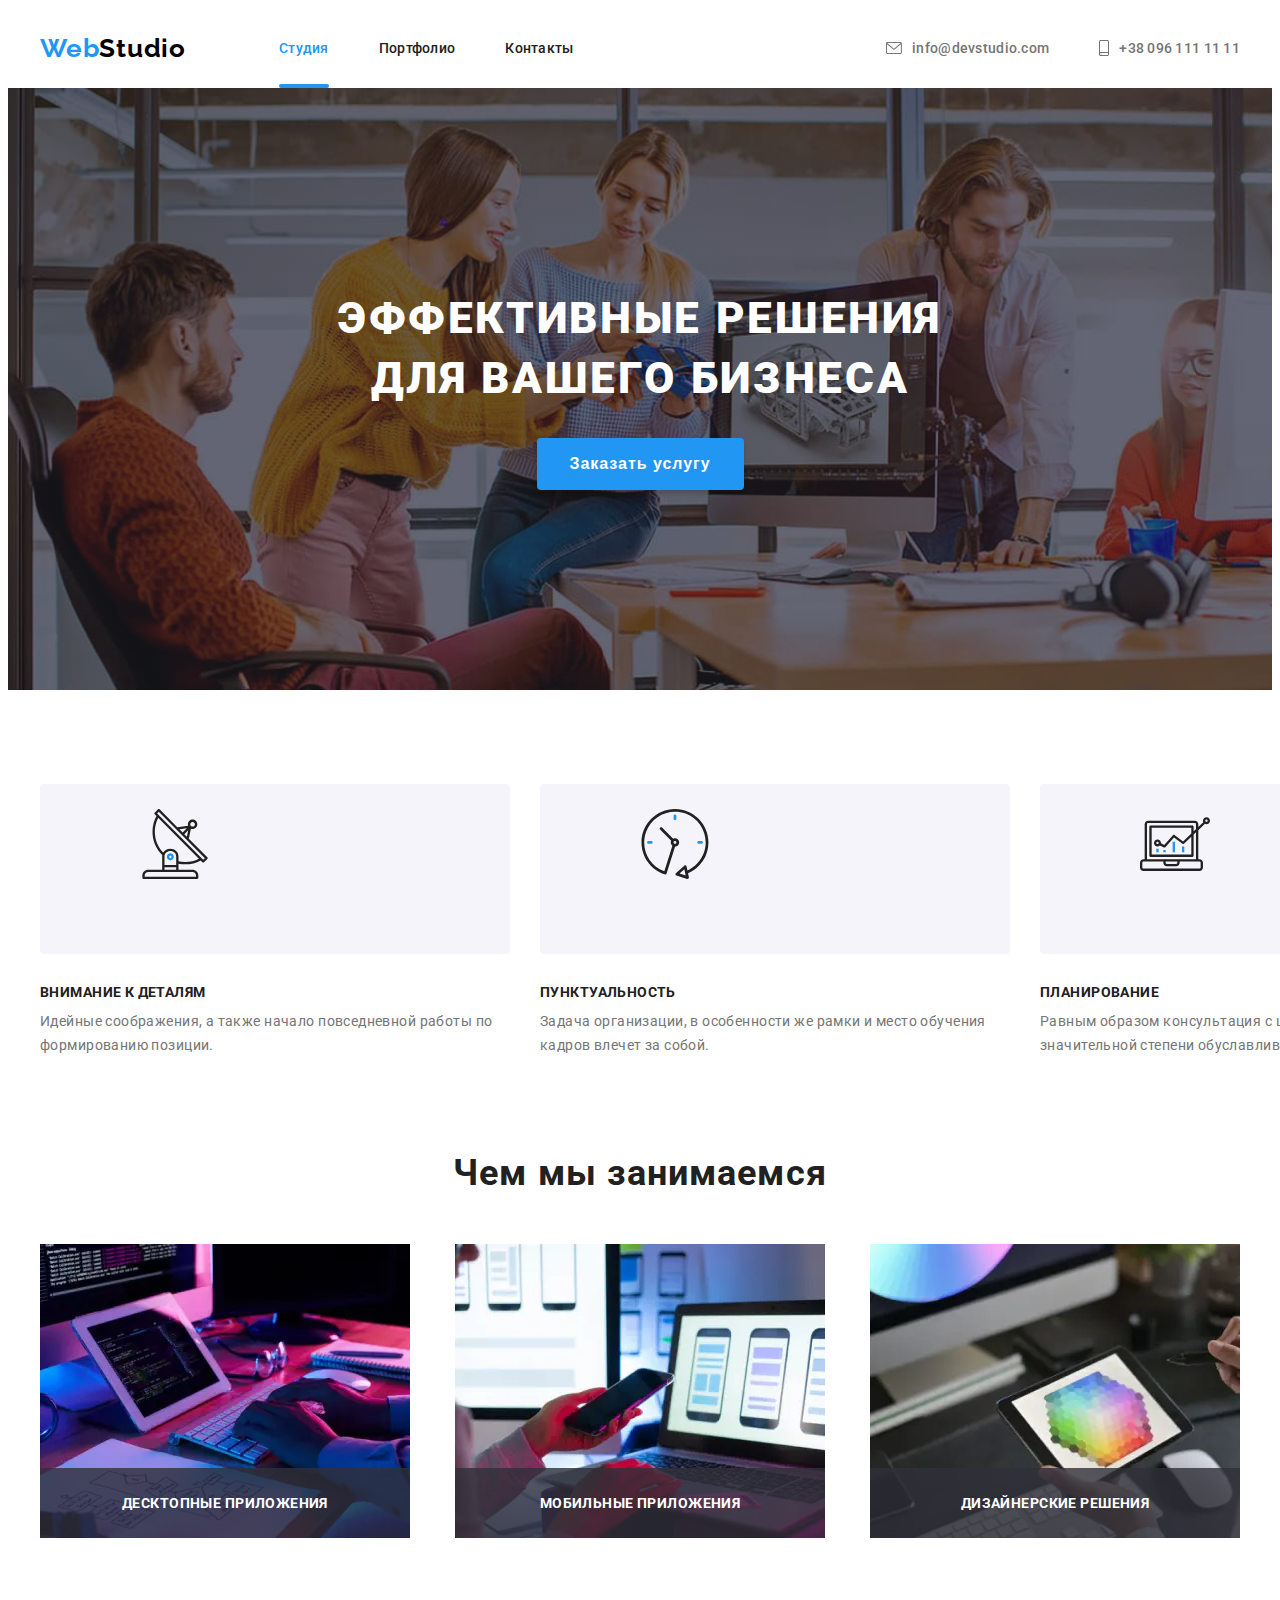
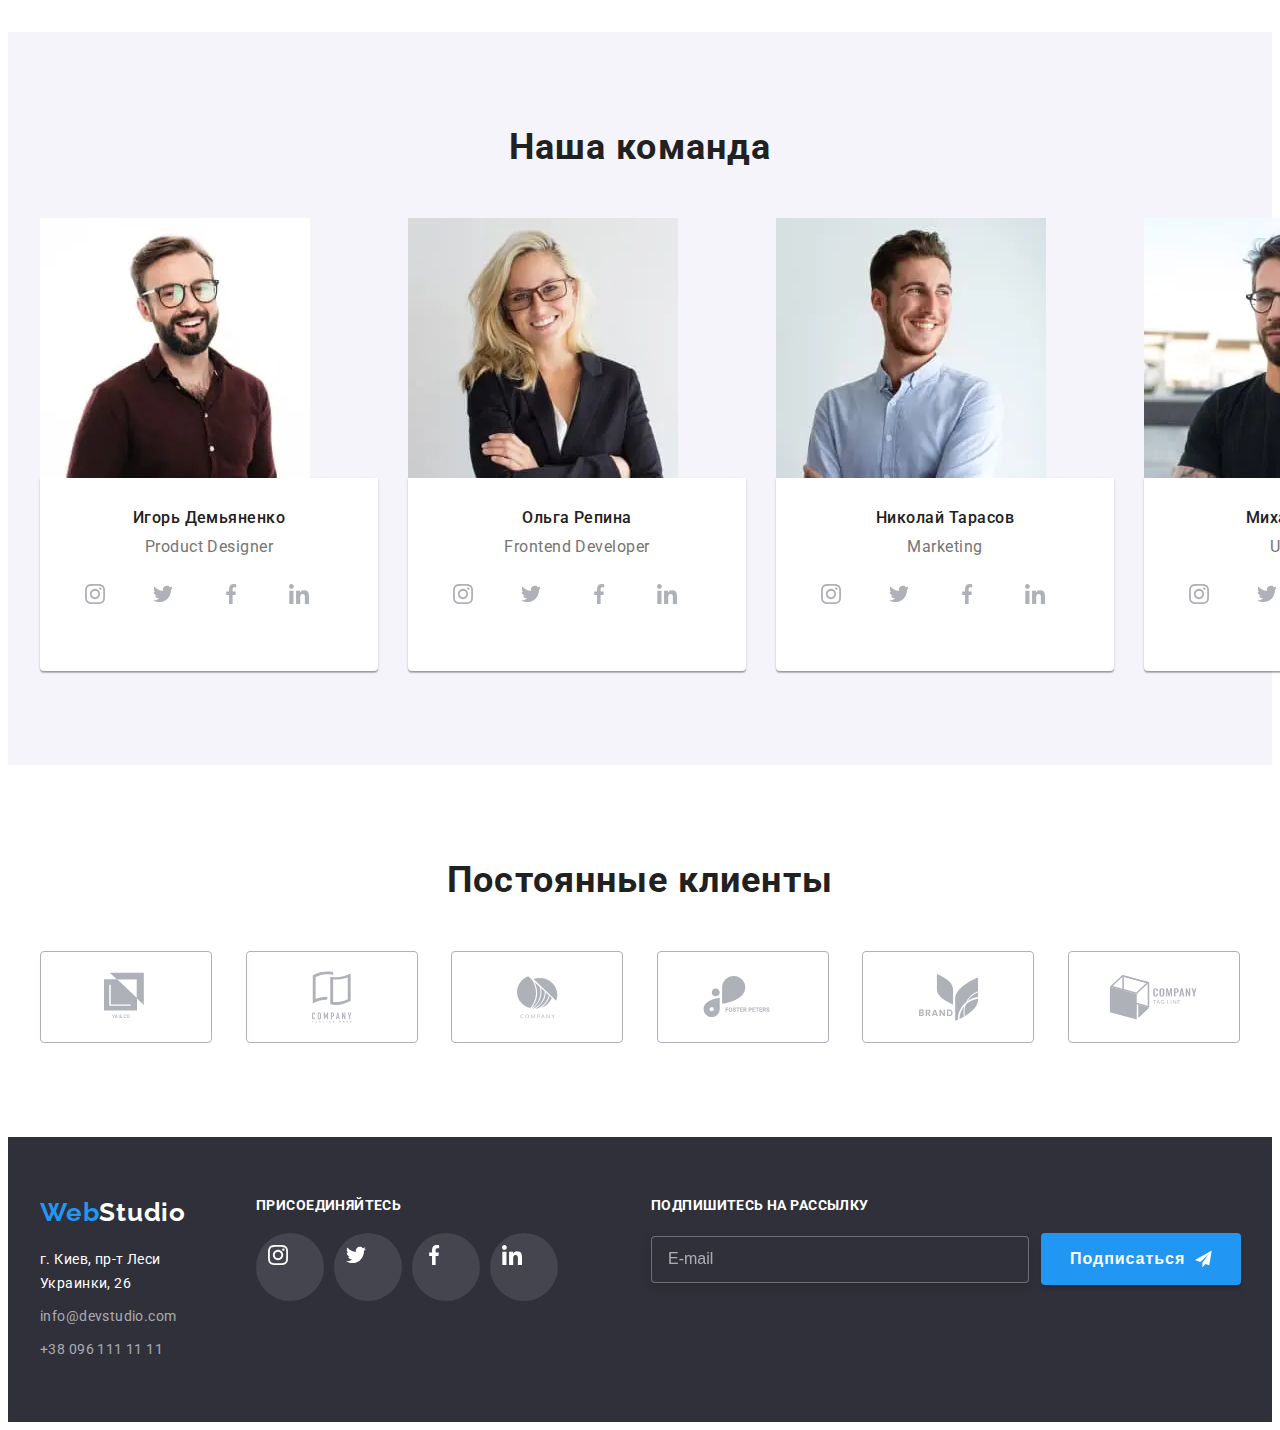
<file: index.html>
<!DOCTYPE html>
<html lang="ru">
  <head>
    <meta charset="UTF-8" />
    <meta name="viewport" content="width=device-width, initial-scale=1.0" />
    <title>WebStudio</title>
    <link rel="preconnect" href="https://fonts.gstatic.com" />
    <link
      href="https://fonts.googleapis.com/css2?family=Raleway:wght@700&family=Roboto:wght@400;500;700;900&display=swap"
      rel="stylesheet"
    />
    <link
      rel="stylesheet"
      href="https://cdnjs.cloudflare.com/ajax/libs/modern-normalize/1.0.0/modern-normalize.min.css"
      integrity="sha512-ISS7cAi1PEhQ8jnbJpJZMd29NlhNj4AWYyLOSp2CE/CsHxTCu+r+t0D2yoJudVrd0/8fTVPUVDzY5Tvli75u/g=="
      crossorigin="anonymous"
    />
    <link rel="stylesheet" href="./css/main.min.css" />
  </head>
  <body>
    <!-- Шапка сайта -->
    <header class="header">
      <div class="container">
        <nav class="site-nav">
          <a href="index.html" lang="en" class="logo"><span>Web</span>Studio</a>
          <button 
          type="button" 
          class="menu-button" 
          aria-expanded="false" 
          aria-controls="menu-container"
          data-menu-button>
              <svg
              width="40"
              height="40"
              aria-label="Переключатель мобильного меню"
            >
              <use class="icon-cross" href="./images/sprite.svg#cross"></use>
              <use class="icon-menu" href="./images/sprite.svg#menu"></use>
            </svg>

          </button>

          <div class="wrapper-mobile-menu" id="menu-container" data-menu>
            <ul class="site-nav-list">
            <li class="site-nav-list-item">
              <a href="index.html" class="site-nav-link current">Студия</a>
            </li>
            <li class="site-nav-list-item">
              <a href="portfolio.html" class="site-nav-link">Портфолио</a>
            </li>
            <li class="site-nav-list-item">
              <a href="" class="site-nav-link">Контакты</a>
            </li>
          </ul>
          <ul class="contact-list">
          <li class="contact-list-submenu">
           <a href="mailto:info@devstudio.com" class="contact-link mail"
              >
               <svg class="icon-contact-list" width="16" height="12">
                <use href="./images/sprite.svg#icon-envelope"></use>
              </svg>
                info@devstudio.com</a>
          </li>
          <li class="contact-list-submenu">
            <a href="tel:+380961111111" class="contact-link phone"
              >
              <svg class="icon-contact-list" width="10" height="16">
                <use href="./images/sprite.svg#icon-smartphone"></use>
              </svg>
              +38 096 111 11 11</a
            >
          </li>
        </ul>

<ul class="mobile-social-list">
  <li class="mobile-social-item"><a href="" class="mobile-social-link">Instagram</a></li>
  <li class="mobile-social-item"><a href="" class="mobile-social-link">Twitter</a></li>
  <li class="mobile-social-item"><a href="" class="mobile-social-link">Facebook</a></li>
  <li class="mobile-social-item"><a href="" class="mobile-social-link">LinkedIn</a></li>
</ul>
        
          </div> 
        </nav>
      </div>
    </header>
    <main>
      <!-- Герой -->
      <section class="hero">
        <div class="container">
          <h1 class="hero-title">
            Эффективные решения <br />
            для вашего бизнеса
          </h1>
          <button type="button" class="modal-button" data-modal-open>
            Заказать услугу
          </button>
        </div>
      </section>
      <!-- Преимущества -->
      <section class="advantages section-container">
        <div class="container">
          <h2 class="visually-hidden">Преимущества</h2>
          <ul class="advantages-list">
            <li class="advantages-list-item">
              <div class="icon-advantages-container">
                <svg class="icon-advantages" width="70" height="70">
                  <use href="./images/sprite.svg#icon-antenna-1"></use>
                </svg>
              </div>
              <h3 class="advantages-title">Внимание к деталям</h3>
              <p class="advantages-text">
                Идейные соображения, а также начало повседневной работы по
                формированию позиции.
              </p>
            </li>
            <li class="advantages-list-item">
              <div class="icon-advantages-container">
                <svg class="icon-advantages" width="70" height="70">
                  <use href="./images/sprite.svg#icon-clock-1"></use>
                </svg>
              </div>
              <h3 class="advantages-title">Пунктуальность</h3>
              <p class="advantages-text">
                Задача организации, в особенности же рамки и место обучения
                кадров влечет за собой.
              </p>
            </li>
            <li class="advantages-list-item">
              <div class="icon-advantages-container">
                <svg class="icon-advantages" width="70" height="70">
                  <use href="./images/sprite.svg#icon-diagram-1"></use>
                </svg>
              </div>
              <h3 class="advantages-title">Планирование</h3>
              <p class="advantages-text">
                Равным образом консультация с широким активом в значительной
                степени обуславливает
              </p>
            </li>
            <li class="advantages-list-item">
              <div class="icon-advantages-container">
                <svg class="icon-advantages" width="70" height="70">
                  <use href="./images/sprite.svg#icon-astronaut-1"></use>
                </svg>
              </div>
              <h3 class="advantages-title">Современные технологии</h3>
              <p class="advantages-text">
                Значимость этих проблем настолько очевидна, что реализация
                плановых заданий.
              </p>
            </li>
          </ul>
        </div>
      </section>
      <!-- Чем мы занимаемся -->
      <section class="works">
        <div class="container">
          <h2 class="woks-title section-title">Чем мы занимаемся</h2>
          <ul class="woks-title-list">
            <li class="works-link">
              <picture>
                <source srcset="./images/what-are-we-doing/what-are-we-doing-1.webp 1x, ./images/what-are-we-doing/what-are-we-doing-1-@2x.webp 2x" media="(min-width: 1200px)" type="image/webp">
                <source srcset="./images/what-are-we-doing/what-are-we-doing-1.jpg 1x, ./images/what-are-we-doing/what-are-we-doing-1-@2x.jpg 2x" media="(min-width: 1200px)"> 
                <img               
                src="./images/what-are-we-doing/what-are-we-doing-1.jpg"
                alt="Сотрудник набирает на клавиатуре текст"
                width="370"
                height="294"
              />
              </picture>
               <div class="text-works-box">
                <p class="text-works">Десктопные приложения</p>
              </div>
            </li>
            <li class="works-link">
              <picture>
                <source srcset="./images/what-are-we-doing/what-are-we-doing-2.webp 1x, ./images/what-are-we-doing/what-are-we-doing-2-@2x.webp 2x" media="(min-width: 1200px)" type="image/webp">               
              <source srcset="./images/what-are-we-doing/what-are-we-doing-2.jpg 1x, ./images/what-are-we-doing/what-are-we-doing-2-@2x.jpg 2x" media="(min-width: 1200px)">
              <img
                src="./images/what-are-we-doing/what-are-we-doing-2.jpg"
                alt="Сотрудник разрабатывает дизайн мобильного приложения"
                width="370"
                height="294"
              />
              </picture>
              <div class="text-works-box">
                <p class="text-works">Мобильные приложения</p>
              </div>
            </li>
            <li class="works-link">
              <picture>
                <source srcset="./images/what-are-we-doing/what-are-we-doing-3.webp 1x, ./images/what-are-we-doing/what-are-we-doing-3-@2x.webp 2x" media="(min-width: 1200px)" type="image/webp">
                <source srcset="./images/what-are-we-doing/what-are-we-doing-3.jpg 1x,  
                ./images/what-are-we-doing/what-are-we-doing-3-@2x.jpg 2x" media="(min-width: 1200px)">
              <img
                src="./images/what-are-we-doing/what-are-we-doing-3.jpg"
                alt="Сотрудник работает на планшете"
                width="370"
                height="294"
              />
              </picture>
              <div class="text-works-box">
                <p class="text-works">Дизайнерские решения</p>
              </div>
            </li>
          </ul>
        </div>
      </section>
      <!-- Наша команда -->
      <section class="team section-container">
        <div class="container">
        <h2 class="team-title section-title">Наша команда</h2>
        <ul class="team-list">
          <li class="team-list-item">
            <picture> 
            <source srcset="./images/our-team/d-our-team-1.webp 1x, ./images/our-team/d-our-team-1-@2x.webp 2x" media="(min-width: 1200px)" type="image/webp">
            <source srcset="./images/our-team/d-our-team-1.jpg 1x, ./images/our-team/d-our-team-1-@2x.jpg 2x" media="(min-width: 1200px)">
            <source srcset="./images/our-team/t-our-team-1.webp 1x, ./images/our-team/t-our-team-1-@2x.webp 2x" media="(min-width: 768px)" type="image/webp">
            <source srcset="./images/our-team/t-our-team-1.jpg 1x, ./images/our-team/t-our-team-1-@2x.jpg 2x" media="(min-width: 768px)">
            <source srcset="./images/our-team/m-our-team-1.webp 1x, ./images/our-team/m-our-team-1-@2x.webp 2x" media="(min-width: 480px)" type="image/webp">
            <source srcset="./images/our-team/m-our-team-1.jpg 1x, ./images/our-team/m-our-team-1-@2x.jpg 2x" media="(min-width: 480px)">
              <img
              src="./images/our-team/m-our-team-1.jpg"
              alt="Фотография сотрудника"
              />
            </picture>
             <div class="team-card-name">
              <h3 class="team-member">Игорь Демьяненко</h3>
            <p lang="en" class="team-text">Product Designer</p>


            <div class="team-social-links">
            <ul class="social-links-list">
              
              <li>
                <a href="" class="social-links-list-team">
                <div class="social-links-item">
                <svg class="icon-social-links" width="20" height="20">
                <use href="./images/sprite.svg#icon-instagram-2"></use>
              </svg>
              </div>
              </a>
               </li>
              
 <li>
                <a href="" class="social-links-list-team">
                <div class="social-links-item">
                <svg class="icon-social-links" width="20" height="20">
                <use href="./images/sprite.svg#icon-twitter-1"></use>
              </svg>
              </div>
              </a>
               </li>

 <li>
                <a href="" class="social-links-list-team">
                <div class="social-links-item">
                <svg class="icon-social-links" width="20" height="20">
                <use href="./images/sprite.svg#icon-facebook-1"></use>
              </svg>
              </div>
              </a>
               </li>

                <li>
                <a href="" class="social-links-list-team">
                <div class="social-links-item">
                <svg class="icon-social-links" width="20" height="20">
                <use href="./images/sprite.svg#icon-linkedin-1"></use>
              </svg>
              </div>
              </a>
               </li>
            </ul>
            </div>
            </div>
          </li>
          <li class="team-list-item">
            <picture>
            <source srcset="./images/our-team/d-our-team-2.webp 1x, ./images/our-team/d-our-team-2-@2x.webp 2x" media="(min-width: 1200px)" type="image/webp">
            <source srcset="./images/our-team/d-our-team-2.jpg 1x, ./images/our-team/d-our-team-2-@2x.jpg 2x" media="(min-width: 1200px)">
            <source srcset="./images/our-team/t-our-team-2.webp 1x, ./images/our-team/t-our-team-2-@2x.webp 2x" media="(min-width: 768px)" type="image/webp">
            <source srcset="./images/our-team/t-our-team-2.jpg 1x, ./images/our-team/t-our-team-2-@2x.jpg 2x" media="(min-width: 768px)">
            <source srcset="./images/our-team/m-our-team-2.webp 1x, ./images/our-team/m-our-team-2-@2x.webp 2x" media="(min-width: 480px)" type="image/webp">
            <source srcset="./images/our-team/m-our-team-2.jpg 1x, ./images/our-team/m-our-team-2-@2x.jpg 2x" media="(min-width: 480px)">
            <img
              src="./images/our-team/m-our-team-2.jpg"
              alt="Фотография сотрудника"              
            />
             </picture>
            <div class="team-card-name">
               <h3 class="team-member">Ольга Репина</h3>
            <p lang="en" class="team-text">Frontend Developer</p>
            
             <div class="team-social-links">
            <ul class="social-links-list">
<li>
                <a href="" class="social-links-list-team">
                <div class="social-links-item">
                <svg class="icon-social-links" width="20" height="20">
                <use href="./images/sprite.svg#icon-instagram-2"></use>
              </svg>
              </div>
              </a>
               </li>
              
 <li>
                <a href="" class="social-links-list-team">
                <div class="social-links-item">
                <svg class="icon-social-links" width="20" height="20">
                <use href="./images/sprite.svg#icon-twitter-1"></use>
              </svg>
              </div>
              </a>
               </li>

 <li>
                <a href="" class="social-links-list-team">
                <div class="social-links-item">
                <svg class="icon-social-links" width="20" height="20">
                <use href="./images/sprite.svg#icon-facebook-1"></use>
              </svg>
              </div>
              </a>
               </li>

                <li>
                <a href="" class="social-links-list-team">
                <div class="social-links-item">
                <svg class="icon-social-links" width="20" height="20">
                <use href="./images/sprite.svg#icon-linkedin-1"></use>
              </svg>
              </div>
              </a>
               </li>
                        </ul>
            </div>
            </div>         
          </li >
          <li class="team-list-item">
            <picture>
            <source srcset="./images/our-team/d-our-team-3.webp 1x, ./images/our-team/d-our-team-3-@2x.webp 2x" media="(min-width: 1200px)" type="image/webp">
            <source srcset="./images/our-team/d-our-team-3.jpg 1x, ./images/our-team/d-our-team-3-@2x.jpg 2x" media="(min-width: 1200px)">
            <source srcset="./images/our-team/t-our-team-3.webp 1x, ./images/our-team/t-our-team-3-@2x.webp 2x" media="(min-width: 768px)" type="image/webp">
            <source srcset="./images/our-team/t-our-team-3.jpg 1x, ./images/our-team/t-our-team-3-@2x.jpg 2x" media="(min-width: 768px)">
            <source srcset="./images/our-team/m-our-team-3.webp 1x, ./images/our-team/m-our-team-3-@2x.webp 2x" media="(min-width: 480px)" type="image/webp">
            <source srcset="./images/our-team/m-our-team-3.jpg 1x, ./images/our-team/m-our-team-3-@2x.jpg 2x" media="(min-width: 480px)">
            <img
              src="./images/our-team/m-our-team-3.jpg"
              alt="Фотография сотрудника"              
            />
            </picture>
            <div class="team-card-name">
              <h3 class="team-member">Николай Тарасов</h3>
            <p lang="en" class="team-text">Marketing</p>
          <div class="team-social-links">
            <ul class="social-links-list">
<li>
                <a href="" class="social-links-list-team">
                <div class="social-links-item">
                <svg class="icon-social-links" width="20" height="20">
                <use href="./images/sprite.svg#icon-instagram-2"></use>
              </svg>
              </div>
              </a>
               </li>
              
 <li>
                <a href="" class="social-links-list-team">
                <div class="social-links-item">
                <svg class="icon-social-links" width="20" height="20">
                <use href="./images/sprite.svg#icon-twitter-1"></use>
              </svg>
              </div>
              </a>
               </li>

 <li>
                <a href="" class="social-links-list-team">
                <div class="social-links-item">
                <svg class="icon-social-links" width="20" height="20">
                <use href="./images/sprite.svg#icon-facebook-1"></use>
              </svg>
              </div>
              </a>
               </li>

                <li>
                <a href="" class="social-links-list-team">
                <div class="social-links-item">
                <svg class="icon-social-links" width="20" height="20">
                <use href="./images/sprite.svg#icon-linkedin-1"></use>
              </svg>
              </div>
              </a>
               </li>
            </ul>
            </div>
            </div>                  
          </li>
          <li class="team-list-item">
            <picture>
            <source srcset="./images/our-team/d-our-team-4.webp 1x, ./images/our-team/d-our-team-4-@2x.webp 2x" media="(min-width: 1200px)" type="image/webp">
            <source srcset="./images/our-team/d-our-team-4.jpg 1x, ./images/our-team/d-our-team-4-@2x.jpg 2x" media="(min-width: 1200px)">
            <source srcset="./images/our-team/t-our-team-4.webp 1x, ./images/our-team/t-our-team-4-@2x.webp 2x" media="(min-width: 768px)" type="image/webp">
            <source srcset="./images/our-team/t-our-team-4.jpg 1x, ./images/our-team/t-our-team-4-@2x.jpg 2x" media="(min-width: 768px)">
            <source srcset="./images/our-team/m-our-team-4.webp 1x, ./images/our-team/m-our-team-4-@2x.webp 2x" media="(min-width: 480px)" type="image/webp">
            <source srcset="./images/our-team/m-our-team-4.jpg 1x, ./images/our-team/m-our-team-4-@2x.jpg 2x" media="(min-width: 480px)">
             <img
              src="./images/our-team/m-our-team-4.jpg"
              alt="Фотография сотрудника"              
            />
            </picture>
            <div class="team-card-name">
              <h3 class="team-member">Михаил Ермаков</h3>
            <p lang="en" class="team-text">UI Designer</p>
            <div class="team-social-links">
            <ul class="social-links-list">
<li>
                <a href="" class="social-links-list-team">
                <div class="social-links-item">
                <svg class="icon-social-links" width="20" height="20">
                <use href="./images/sprite.svg#icon-instagram-2"></use>
              </svg>
              </div>
              </a>
               </li>
              
 <li>
                <a href="" class="social-links-list-team">
                <div class="social-links-item">
                <svg class="icon-social-links" width="20" height="20">
                <use href="./images/sprite.svg#icon-twitter-1"></use>
              </svg>
              </div>
              </a>
               </li>

 <li>
                <a href="" class="social-links-list-team">
                <div class="social-links-item">
                <svg class="icon-social-links" width="20" height="20">
                <use href="./images/sprite.svg#icon-facebook-1"></use>
              </svg>
              </div>
              </a>
               </li>

                <li>
                <a href="" class="social-links-list-team">
                <div class="social-links-item">
                <svg class="icon-social-links" width="20" height="20">
                <use href="./images/sprite.svg#icon-linkedin-1"></use>
              </svg>
              </div>
              </a>
               </li>
            </ul>
            </div>
            </div>            
          </li>
        </ul>
        </div>     
      </section>
      <!-- Постоянные клиенты -->
      <section class="clients section-container">
        <div class="container">
        <h2 class="clients-title section-title">Постоянные клиенты</h2>
        <ul class="clients-list">
          <li class="clients-list-item">
                        <a href="" class="clients-list-link">
                      <div class="clients-box">
              <svg class="icon-clients" width="44" height="50">
                <use href="./images/sprite.svg#icon-logo-1"></use>
          </svg>
          </div>
            </a>
            </li>
          <li class="clients-list-item">
                        <a href="" class="clients-list-link">
              <div class="clients-box">
              <svg class="icon-clients" width="40" height="52">
                <use href="./images/sprite.svg#icon-logo-2"></use>
          </svg>
          </div>
            </a>
           </li>
          <li class="clients-list-item">
            <a href="" class="clients-list-link">
              <div class="clients-box">
              <svg class="icon-clients" width="41" height="43">
                <use href="./images/sprite.svg#icon-logo-3"></use>
          </svg>
          </div>
            </a>
           </li>
          <li class="clients-list-item">
            <a href="" class="clients-list-link">
              <div class="clients-box">
              <svg class="icon-clients" width="80" height="42">
                <use href="./images/sprite.svg#icon-logo-4"></use>
          </svg>
          </div>
            </a>
           </li>
          <li class="clients-list-item">
            <a href="" class="clients-list-link">
              <div class="clients-box">
              <svg class="icon-clients" width="59" height="47">
                <use href="./images/sprite.svg#icon-logo-5"></use>
          </svg>
          </div>
            </a>
           </li>
          <li class="clients-list-item">
            <a href="" class="clients-list-link">
              <div class="clients-box">
              <svg class="icon-clients" width="89" height="45">
                <use href="./images/sprite.svg#icon-logo-6"></use>
          </svg>
          </div>
            </a>
           </li>
        </div>
        </ul>
       </div>
      </section>
    </main>
    <!-- Футер -->
    <footer class="footer">
      <div class="container">
       <div class="footer-contact-box"> 
        <a href="index.html" lang="en" class="logo"> <span>Web</span>Studio</a>
      <address>
        <ul class="footer-list">
          <li>
            <a
              href="https://goo.gl/maps/R6N9jCLy1UTAVr4GA"
              class="footer-adress"
              >г. Киев, пр-т Леси Украинки, 26</a
            >
          </li>
          <li class="footer-contact-item">
            <a href="mailto:info@devstudio.com" class="footer-contact"
              >info@devstudio.com</a
            >
          </li>
          <li class="footer-contact-item">
            <a href="tel:+380961111111" class="footer-contact"
              >+38 096 111 11 11</a
            >
          </li>
        </ul>
      </address>
      </div>
      <div class="footer-social-links">
        <b class="join">присоединяйтесь</b>
          <div class="footer-social-links-box">
            <ul class="footer-social-links-list">
            

              <li class="footer-social-links-list-total"> 
                <a href="" class="footer-social-link">
                  <div class="footer-social-links-item">
                <svg class="icon-social-links" width="20" height="20">
                <use href="./images/sprite.svg#icon-instagram-2"></use>
              </svg>
              </div>
              </a>
            </li>
             
            <li class="footer-social-links-list-total"> 
                <a href="" class="footer-social-link">
                  <div class="footer-social-links-item">
                <svg class="icon-social-links" width="20" height="20">
                <use href="./images/sprite.svg#icon-twitter-1"></use>
              </svg>
              </div>
              </a>
            </li>

              <li class="footer-social-links-list-total"> 
                <a href="" class="footer-social-link">
                  <div class="footer-social-links-item">
                <svg class="icon-social-links" width="20" height="20">
                <use href="./images/sprite.svg#icon-facebook-1"></use>
              </svg>
              </div>
              </a>
            </li>

            <li class="footer-social-links-list-total"> 
                <a href="" class="footer-social-link">
                  <div class="footer-social-links-item">
                <svg class="icon-social-links" width="20" height="20">
                <use href="./images/sprite.svg#icon-linkedin-1"></use>
              </svg>
              </div>
              </a>
            </li>
             </ul>
            </div>
      </div>
      

      <div class="subscribe">
        <b class="join">Подпишитесь на рассылку</b>
            <form class="subscribe-form" >
            <label class="subscribe-field">
              <input class="subscribe-input" type="email" name="user-email" placeholder="E-mail">
                </label>
           <button type="submit" class="subscribe-button">
                Подписаться 
                <svg class="icon-send" width="24" height="24">
                <use href="./images/sprite.svg#icon-send"></use>
              </svg>
            </button>
        </form>
      </div>
      </div>      
    </footer>

    <div class="backdrop is-hidden" data-modal>
      <div class="modal">
        <button type="button" class="close-modal" data-modal-close>
        <svg class="close-modal-icon" width="18" height="18">
                <use href="./images/sprite.svg#icon-close-black"></use>
              </svg>
        </button>
        <b class="modal-form-text">Оставьте свои данные, мы вам перезвоним</b>
        <form class="modal-form" >
          <label class="field">
            <p class="name-input">Имя</p>
            <span class="input-wrapper">
            <input class="modal-input" type="text" name="user-name">
            <svg class="icon-modal-input" width="18" height="18">
                <use href="./images/sprite.svg#icon-person-black"></use>
              </svg>
              </span>
          </label>
           <label class="field">
             <p class="name-input">Телефон</p>
             <span class="input-wrapper">
            <input class="modal-input" type="tel" name="user-tel">
             <svg class="icon-modal-input" width="18" height="18">
                <use href="./images/sprite.svg#icon-phone-black"></use>
              </svg>
              </span>
            </label>
            <label class="field">
             <p class="name-input">Почта</p>
             <span class="input-wrapper">
            <input class="modal-input" type="email" name="user-email">
            <svg class="icon-modal-input" width="18" height="18">
                <use href="./images/sprite.svg#icon-email-black"></use>
              </svg>
              </span>
          </label>
            <label class="field">
            <p class="name-input">Комментарий</p>
            <textarea name="comment" class="modal-input textarea" placeholder="Введите текст"></textarea>
          </label>
          
          <input id="user-policy" type="checkbox" name="user-policy" value="accept-policy" class="modal-form-policy visually-hidden" >
          <label for="user-policy" class="modal-form-policy-text">
            <p class="checkbox-text">Соглашаюсь с рассылкой и принимаю <a href="" class="checkbox-link">Условия договора</a></p>
          </label>
          
          <button type="submit" class="modal-button">Отправить</button>
        </form>
      </div> 
    </div>
    <script src="./js/menu.js"></script>
    <script src="./js/modal.js"></script>
  </body>
</html>
</file>
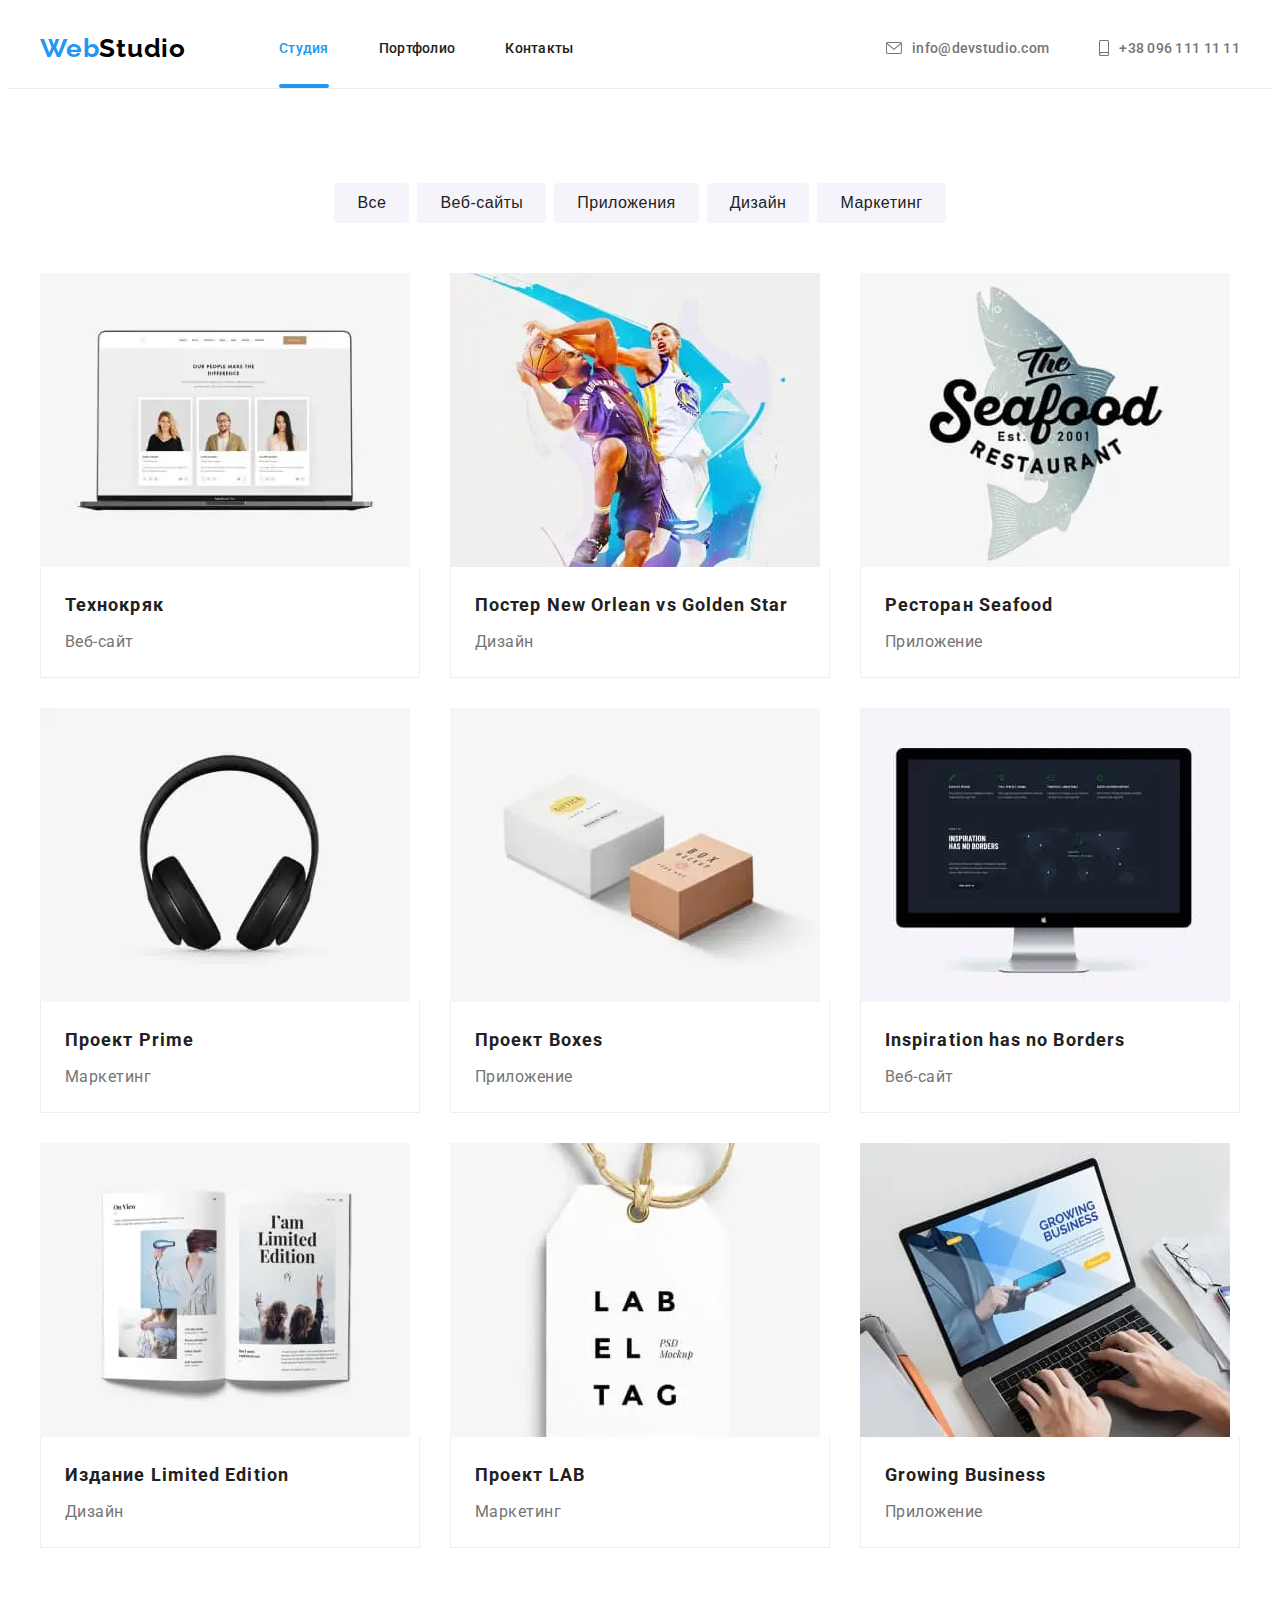
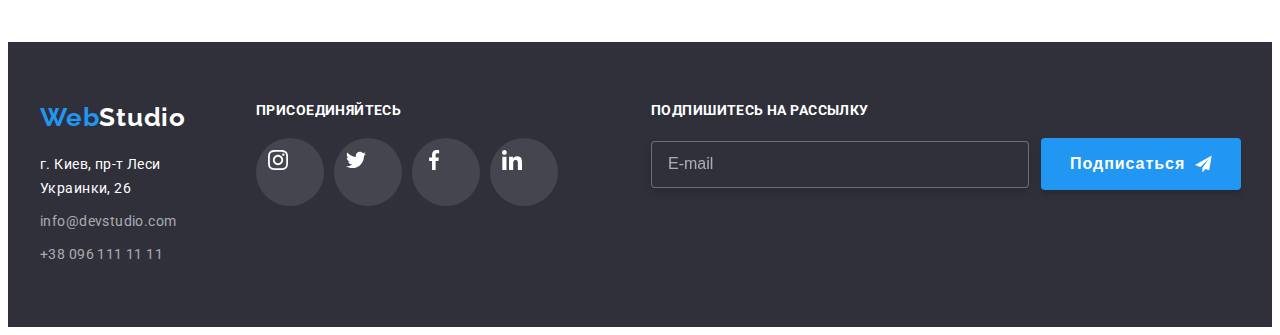
<file: portfolio.html>
<!DOCTYPE html>
<html lang="ru">
  <head>
    <meta charset="UTF-8" />
    <meta name="viewport" content="width=device-width, initial-scale=1.0" />
    <title>WebStudio</title>
    <link rel="preconnect" href="https://fonts.gstatic.com" />
    <link
      href="https://fonts.googleapis.com/css2?family=Raleway:wght@700&family=Roboto:wght@400;500;700;900&display=swap"
      rel="stylesheet"
    />
    <link
      rel="stylesheet"
      href="https://cdnjs.cloudflare.com/ajax/libs/modern-normalize/1.0.0/modern-normalize.min.css"
      integrity="sha512-ISS7cAi1PEhQ8jnbJpJZMd29NlhNj4AWYyLOSp2CE/CsHxTCu+r+t0D2yoJudVrd0/8fTVPUVDzY5Tvli75u/g=="
      crossorigin="anonymous"
    />
    <link rel="stylesheet" href="./css/portfolio.min.css" />
  </head>
  <body>
    <!-- Шапка сайта -->
    <header class="header">
      <div class="container">
        <nav class="site-nav">
          <a href="index.html" lang="en" class="logo"><span>Web</span>Studio</a>
          <button
            type="button"
            class="menu-button"
            aria-expanded="false"
            aria-controls="menu-container"
            data-menu-button
          >
            <svg
              width="40"
              height="40"
              aria-label="Переключатель мобильного меню"
            >
              <use class="icon-cross" href="./images/sprite.svg#cross"></use>
              <use class="icon-menu" href="./images/sprite.svg#menu"></use>
            </svg>
          </button>

          <div class="wrapper-mobile-menu" id="menu-container" data-menu>
            <ul class="site-nav-list">
              <li class="site-nav-list-item">
                <a href="index.html" class="site-nav-link current">Студия</a>
              </li>
              <li class="site-nav-list-item">
                <a href="portfolio.html" class="site-nav-link">Портфолио</a>
              </li>
              <li class="site-nav-list-item">
                <a href="" class="site-nav-link">Контакты</a>
              </li>
            </ul>
            <ul class="contact-list">
              <li class="contact-list-submenu">
                <a href="mailto:info@devstudio.com" class="contact-link mail">
                  <svg class="icon-contact-list" width="16" height="12">
                    <use href="./images/sprite.svg#icon-envelope"></use>
                  </svg>
                  info@devstudio.com</a
                >
              </li>
              <li class="contact-list-submenu">
                <a href="tel:+380961111111" class="contact-link phone">
                  <svg class="icon-contact-list" width="10" height="16">
                    <use href="./images/sprite.svg#icon-smartphone"></use>
                  </svg>
                  +38 096 111 11 11</a
                >
              </li>
            </ul>

            <ul class="mobile-social-list">
              <li class="mobile-social-item">
                <a href="" class="mobile-social-link">Instagram</a>
              </li>
              <li class="mobile-social-item">
                <a href="" class="mobile-social-link">Twitter</a>
              </li>
              <li class="mobile-social-item">
                <a href="" class="mobile-social-link">Facebook</a>
              </li>
              <li class="mobile-social-item">
                <a href="" class="mobile-social-link">LinkedIn</a>
              </li>
            </ul>
          </div>
        </nav>
      </div>
    </header>
    <main>
      <!-- Портфолио -->
      <section class="section-container portfolio">
        <div class="container filters">
          <h1 class="visually-hidden">Портфолио</h1>
          <ul class="list-button">
            <li class="list-button-item">
              <button type="button" class="radio-button">Все</button>
            </li>
            <li class="list-button-item">
              <button type="button" class="radio-button">Веб-сайты</button>
            </li>
            <li class="list-button-item">
              <button type="button" class="radio-button">Приложения</button>
            </li>
            <li class="list-button-item">
              <button type="button" class="radio-button">Дизайн</button>
            </li>
            <li class="list-button-item">
              <button type="button" class="radio-button">Маркетинг</button>
            </li>
          </ul>
        </div>
        <div class="container porfolio-card-box">
          <ul class="portfolio-list">
            <li class="portfolio-list-item">
              <a href="" class="portfolio-link">
                <div class="wrapper">
                  <picture>
                    <source
                      srcset="
                        ./images/portfolio/portfolio-desktop-1.webp    1x,
                        ./images/portfolio/portfolio-desktop-1@2x.webp 2x
                      "
                      media="(min-width: 1200px)"
                      type="image/webp"
                    />
                    <source
                      srcset="
                        ./images/portfolio/portfolio-desktop-1.jpg    1x,
                        ./images/portfolio/portfolio-desktop-1@2x.jpg 2x
                      "
                      media="(min-width: 1200px)"
                    />
                    <source
                      srcset="
                        ./images/portfolio/portfolio-tablet-1.webp    1x,
                        ./images/portfolio/portfolio-tablet-1@2x.webp 2x
                      "
                      media="(min-width: 768px)"
                      type="image/webp"
                    />
                    <source
                      srcset="
                        ./images/portfolio/portfolio-tablet-1.jpg    1x,
                        ./images/portfolio/portfolio-tablet-1@2x.jpg 2x
                      "
                      media="(min-width: 768px)"
                    />
                    <source
                      srcset="
                        ./images/portfolio/portfolio-mobile-1.webp    1x,
                        ./images/portfolio/portfolio-mobile-1@2x.webp 2x
                      "
                      media="(min-width: 480px)"
                      type="image/webp"
                    />
                    <source
                      srcset="
                        ./images/portfolio/portfolio-mobile-1.jpg    1x,
                        ./images/portfolio/portfolio-mobile-1@2x.jpg 2x
                      "
                      media="(min-width: 480px)"
                    />
                    <img
                      src="./images/portfolio/portfolio-mobile-1.jpg"
                      alt="Ноутбук"
                    />
                  </picture>
                  <p class="text-overlay">
                    Технокряк это современная площадка распространения
                    коронавируса. Компании используют эту платформу для
                    цифрового шпионажа и атак на защищённые сервера конкурентов.
                  </p>
                </div>
                <div class="porfolio-card-name card-1">
                  <h2 class="porfolio-title">Технокряк</h2>
                  <p class="porfolio-text">Веб-сайт</p>
                </div>
              </a>
            </li>

            <li class="portfolio-list-item">
              <a href="" class="portfolio-link">
                <div class="wrapper">
                  <picture>
                    <source
                      srcset="
                        ./images/portfolio/portfolio-desktop-2.webp    1x,
                        ./images/portfolio/portfolio-desktop-2@2x.webp 2x
                      "
                      media="(min-width: 1200px)"
                      type="image/webp"
                    />
                    <source
                      srcset="
                        ./images/portfolio/portfolio-desktop-2.jpg    1x,
                        ./images/portfolio/portfolio-desktop-2@2x.jpg 2x
                      "
                      media="(min-width: 1200px)"
                    />
                    <source
                      srcset="
                        ./images/portfolio/portfolio-tablet-2.webp    1x,
                        ./images/portfolio/portfolio-tablet-2@2x.webp 2x
                      "
                      media="(min-width: 768px)"
                      type="image/webp"
                    />
                    <source
                      srcset="
                        ./images/portfolio/portfolio-tablet-2.jpg    1x,
                        ./images/portfolio/portfolio-tablet-2@2x.jpg 2x
                      "
                      media="(min-width: 768px)"
                    />
                    <source
                      srcset="
                        ./images/portfolio/portfolio-mobile-2.webp    1x,
                        ./images/portfolio/portfolio-mobile-2@2x.webp 2x
                      "
                      media="(min-width: 480px)"
                      type="image/webp"
                    />
                    <source
                      srcset="
                        ./images/portfolio/portfolio-mobile-2.jpg    1x,
                        ./images/portfolio/portfolio-mobile-2@2x.jpg 2x
                      "
                      media="(min-width: 480px)"
                    />
                    <img
                      src="./images/portfolio/portfolio-mobile-2.jpg"
                      alt="Изображение двух баскетболистов"
                    />
                  </picture>
                  <p class="text-overlay">
                    Технокряк это современная площадка распространения
                    коронавируса. Компании используют эту платформу для
                    цифрового шпионажа и атак на защищённые сервера конкурентов.
                  </p>
                </div>
                <div class="porfolio-card-name">
                  <h2 class="porfolio-title">
                    Постер New Orlean vs Golden Star
                  </h2>
                  <p class="porfolio-text">Дизайн</p>
                </div>
              </a>
            </li>
            <li class="portfolio-list-item">
              <a href="" class="portfolio-link">
                <div class="wrapper">
                  <picture>
                    <source
                      srcset="
                        ./images/portfolio/portfolio-desktop-3.webp    1x,
                        ./images/portfolio/portfolio-desktop-3@2x.webp 2x
                      "
                      media="(min-width: 1200px)"
                      type="image/webp"
                    />
                    <source
                      srcset="
                        ./images/portfolio/portfolio-desktop-3.jpg    1x,
                        ./images/portfolio/portfolio-desktop-3@2x.jpg 2x
                      "
                      media="(min-width: 1200px)"
                    />
                    <source
                      srcset="
                        ./images/portfolio/portfolio-tablet-3.webp    1x,
                        ./images/portfolio/portfolio-tablet-3@2x.webp 2x
                      "
                      media="(min-width: 768px)"
                      type="image/webp"
                    />
                    <source
                      srcset="
                        ./images/portfolio/portfolio-tablet-3.jpg    1x,
                        ./images/portfolio/portfolio-tablet-3@2x.jpg 2x
                      "
                      media="(min-width: 768px)"
                    />
                    <source
                      srcset="
                        ./images/portfolio/portfolio-mobile-3.webp    1x,
                        ./images/portfolio/portfolio-mobile-3@2x.webp 2x
                      "
                      media="(min-width: 480px)"
                      type="image/webp"
                    />
                    <source
                      srcset="
                        ./images/portfolio/portfolio-mobile-3.jpg    1x,
                        ./images/portfolio/portfolio-mobile-3@2x.jpg 2x
                      "
                      media="(min-width: 480px)"
                    />
                    <img
                      src="./images/portfolio/portfolio-mobile-3.jpg"
                      alt="Эмблема рыбного ресторана"
                    />
                  </picture>
                  <p class="text-overlay">
                    Технокряк это современная площадка распространения
                    коронавируса. Компании используют эту платформу для
                    цифрового шпионажа и атак на защищённые сервера конкурентов.
                  </p>
                </div>
                <div class="porfolio-card-name">
                  <h2 class="porfolio-title">Ресторан Seafood</h2>
                  <p class="porfolio-text">Приложение</p>
                </div>
              </a>
            </li>
            <li class="portfolio-list-item">
              <a href="" class="portfolio-link">
                <div class="wrapper">
                  <picture>
                    <source
                      srcset="
                        ./images/portfolio/portfolio-desktop-4.webp    1x,
                        ./images/portfolio/portfolio-desktop-4@2x.webp 2x
                      "
                      media="(min-width: 1200px)"
                      type="image/webp"
                    />
                    <source
                      srcset="
                        ./images/portfolio/portfolio-desktop-4.jpg    1x,
                        ./images/portfolio/portfolio-desktop-4@2x.jpg 2x
                      "
                      media="(min-width: 1200px)"
                    />
                    <source
                      srcset="
                        ./images/portfolio/portfolio-tablet-4.webp    1x,
                        ./images/portfolio/portfolio-tablet-4@2x.webp 2x
                      "
                      media="(min-width: 768px)"
                      type="image/webp"
                    />
                    <source
                      srcset="
                        ./images/portfolio/portfolio-tablet-4.jpg    1x,
                        ./images/portfolio/portfolio-tablet-4@2x.jpg 2x
                      "
                      media="(min-width: 768px)"
                    />
                    <source
                      srcset="
                        ./images/portfolio/portfolio-mobile-4.webp    1x,
                        ./images/portfolio/portfolio-mobile-4@2x.webp 2x
                      "
                      media="(min-width: 480px)"
                      type="image/webp"
                    />
                    <source
                      srcset="
                        ./images/portfolio/portfolio-mobile-4.jpg    1x,
                        ./images/portfolio/portfolio-mobile-4@2x.jpg 2x
                      "
                      media="(min-width: 480px)"
                    />
                    <img
                      src="./images/portfolio/portfolio-mobile-4.jpg"
                      alt="Наушники"
                    />
                  </picture>
                  <p class="text-overlay">
                    Технокряк это современная площадка распространения
                    коронавируса. Компании используют эту платформу для
                    цифрового шпионажа и атак на защищённые сервера конкурентов.
                  </p>
                </div>
                <div class="porfolio-card-name">
                  <h2 class="porfolio-title">Проект Prime</h2>
                  <p class="porfolio-text">Маркетинг</p>
                </div>
              </a>
            </li>
            <li class="portfolio-list-item">
              <a href="" class="portfolio-link">
                <div class="wrapper">
                  <picture>
                    <source
                      srcset="
                        ./images/portfolio/portfolio-desktop-5.webp    1x,
                        ./images/portfolio/portfolio-desktop-5@2x.webp 2x
                      "
                      media="(min-width: 1200px)"
                      type="image/webp"
                    />
                    <source
                      srcset="
                        ./images/portfolio/portfolio-desktop-5.jpg    1x,
                        ./images/portfolio/portfolio-desktop-5@2x.jpg 2x
                      "
                      media="(min-width: 1200px)"
                    />
                    <source
                      srcset="
                        ./images/portfolio/portfolio-tablet-5.webp    1x,
                        ./images/portfolio/portfolio-tablet-5@2x.webp 2x
                      "
                      media="(min-width: 768px)"
                      type="image/webp"
                    />
                    <source
                      srcset="
                        ./images/portfolio/portfolio-tablet-5.jpg    1x,
                        ./images/portfolio/portfolio-tablet-5@2x.jpg 2x
                      "
                      media="(min-width: 768px)"
                    />
                    <source
                      srcset="
                        ./images/portfolio/portfolio-mobile-5.webp    1x,
                        ./images/portfolio/portfolio-mobile-5@2x.webp 2x
                      "
                      media="(min-width: 480px)"
                      type="image/webp"
                    />
                    <source
                      srcset="
                        ./images/portfolio/portfolio-mobile-5.jpg    1x,
                        ./images/portfolio/portfolio-mobile-5@2x.jpg 2x
                      "
                      media="(min-width: 480px)"
                    />

                    <img
                      src="./images/portfolio/portfolio-mobile-5.jpg"
                      alt="Две коробки"
                    />
                  </picture>
                  <p class="text-overlay">
                    Технокряк это современная площадка распространения
                    коронавируса. Компании используют эту платформу для
                    цифрового шпионажа и атак на защищённые сервера конкурентов.
                  </p>
                </div>
                <div class="porfolio-card-name">
                  <h2 class="porfolio-title">Проект Boxes</h2>
                  <p class="porfolio-text">Приложение</p>
                </div>
              </a>
            </li>
            <li class="portfolio-list-item">
              <a href="" class="portfolio-link">
                <div class="wrapper">
                  <picture>
                    <source
                      srcset="
                        ./images/portfolio/portfolio-desktop-6.webp    1x,
                        ./images/portfolio/portfolio-desktop-6@2x.webp 2x
                      "
                      media="(min-width: 1200px)"
                      type="image/webp"
                    />
                    <source
                      srcset="
                        ./images/portfolio/portfolio-desktop-6.jpg    1x,
                        ./images/portfolio/portfolio-desktop-6@2x.jpg 2x
                      "
                      media="(min-width: 1200px)"
                    />
                    <source
                      srcset="
                        ./images/portfolio/portfolio-tablet-6.webp    1x,
                        ./images/portfolio/portfolio-tablet-6@2x.webp 2x
                      "
                      media="(min-width: 768px)"
                      type="image/webp"
                    />
                    <source
                      srcset="
                        ./images/portfolio/portfolio-tablet-6.jpg    1x,
                        ./images/portfolio/portfolio-tablet-6@2x.jpg 2x
                      "
                      media="(min-width: 768px)"
                    />
                    <source
                      srcset="
                        ./images/portfolio/portfolio-mobile-6.webp    1x,
                        ./images/portfolio/portfolio-mobile-6@2x.webp 2x
                      "
                      media="(min-width: 480px)"
                      type="image/webp"
                    />
                    <source
                      srcset="
                        ./images/portfolio/portfolio-mobile-6.jpg    1x,
                        ./images/portfolio/portfolio-mobile-6@2x.jpg 2x
                      "
                      media="(min-width: 480px)"
                    />
                    <img
                      src="./images/portfolio/portfolio-mobile-6.jpg"
                      alt="Монитор"
                    />
                  </picture>
                  <p class="text-overlay">
                    Технокряк это современная площадка распространения
                    коронавируса. Компании используют эту платформу для
                    цифрового шпионажа и атак на защищённые сервера конкурентов.
                  </p>
                </div>
                <div class="porfolio-card-name">
                  <h2 class="porfolio-title">Inspiration has no Borders</h2>
                  <p class="porfolio-text">Веб-сайт</p>
                </div>
              </a>
            </li>
            <li class="portfolio-list-item">
              <a href="" class="portfolio-link">
                <div class="wrapper">
                  <picture>
                    <source
                      srcset="
                        ./images/portfolio/portfolio-desktop-7.webp    1x,
                        ./images/portfolio/portfolio-desktop-7@2x.webp 2x
                      "
                      media="(min-width: 1200px)"
                      type="image/webp"
                    />
                    <source
                      srcset="
                        ./images/portfolio/portfolio-desktop-7.jpg    1x,
                        ./images/portfolio/portfolio-desktop-7@2x.jpg 2x
                      "
                      media="(min-width: 1200px)"
                    />
                    <source
                      srcset="
                        ./images/portfolio/portfolio-tablet-7.webp    1x,
                        ./images/portfolio/portfolio-tablet-7@2x.webp 2x
                      "
                      media="(min-width: 768px)"
                      type="image/webp"
                    />
                    <source
                      srcset="
                        ./images/portfolio/portfolio-tablet-7.jpg    1x,
                        ./images/portfolio/portfolio-tablet-7@2x.jpg 2x
                      "
                      media="(min-width: 768px)"
                    />
                    <source
                      srcset="
                        ./images/portfolio/portfolio-mobile-7.webp    1x,
                        ./images/portfolio/portfolio-mobile-7@2x.webp 2x
                      "
                      media="(min-width: 480px)"
                      type="image/webp"
                    />
                    <source
                      srcset="
                        ./images/portfolio/portfolio-mobile-7.jpg    1x,
                        ./images/portfolio/portfolio-mobile-7@2x.jpg 2x
                      "
                      media="(min-width: 480px)"
                    />
                    <img
                      src="./images/portfolio/portfolio-mobile-7.jpg"
                      alt="Развернутая книга"
                    />
                  </picture>
                  <p class="text-overlay">
                    Технокряк это современная площадка распространения
                    коронавируса. Компании используют эту платформу для
                    цифрового шпионажа и атак на защищённые сервера конкурентов.
                  </p>
                </div>
                <div class="porfolio-card-name">
                  <h2 class="porfolio-title">Издание Limited Edition</h2>
                  <p class="porfolio-text">Дизайн</p>
                </div>
              </a>
            </li>
            <li class="portfolio-list-item">
              <a href="" class="portfolio-link">
                <div class="wrapper">
                  <picture>
                    <source
                      srcset="
                        ./images/portfolio/portfolio-desktop-8.webp    1x,
                        ./images/portfolio/portfolio-desktop-8@2x.webp 2x
                      "
                      media="(min-width: 1200px)"
                      type="image/webp"
                    />
                    <source
                      srcset="
                        ./images/portfolio/portfolio-desktop-8.jpg    1x,
                        ./images/portfolio/portfolio-desktop-8@2x.jpg 2x
                      "
                      media="(min-width: 1200px)"
                    />
                    <source
                      srcset="
                        ./images/portfolio/portfolio-tablet-8.webp    1x,
                        ./images/portfolio/portfolio-tablet-8@2x.webp 2x
                      "
                      media="(min-width: 768px)"
                      type="image/webp"
                    />
                    <source
                      srcset="
                        ./images/portfolio/portfolio-tablet-8.jpg    1x,
                        ./images/portfolio/portfolio-tablet-8@2x.jpg 2x
                      "
                      media="(min-width: 768px)"
                    />
                    <source
                      srcset="
                        ./images/portfolio/portfolio-mobile-8.webp    1x,
                        ./images/portfolio/portfolio-mobile-8@2x.webp 2x
                      "
                      media="(min-width: 480px)"
                      type="image/webp"
                    />
                    <source
                      srcset="
                        ./images/portfolio/portfolio-mobile-8.jpg    1x,
                        ./images/portfolio/portfolio-mobile-8@2x.jpg 2x
                      "
                      media="(min-width: 480px)"
                    />
                    <img
                      src="./images/portfolio/portfolio-mobile-8.jpg"
                      alt="Изображение этикетки"
                    />
                  </picture>
                  <p class="text-overlay">
                    Технокряк это современная площадка распространения
                    коронавируса. Компании используют эту платформу для
                    цифрового шпионажа и атак на защищённые сервера конкурентов.
                  </p>
                </div>
                <div class="porfolio-card-name">
                  <h2 class="porfolio-title">Проект LAB</h2>
                  <p class="porfolio-text">Маркетинг</p>
                </div>
              </a>
            </li>
            <li class="portfolio-list-item">
              <a href="" class="portfolio-link">
                <div class="wrapper">
                  <picture>
                    <source
                      srcset="
                        ./images/portfolio/portfolio-desktop-9.webp    1x,
                        ./images/portfolio/portfolio-desktop-9@2x.webp 2x
                      "
                      media="(min-width: 1200px)"
                      type="image/webp"
                    />
                    <source
                      srcset="
                        ./images/portfolio/portfolio-desktop-9.jpg    1x,
                        ./images/portfolio/portfolio-desktop-9@2x.jpg 2x
                      "
                      media="(min-width: 1200px)"
                    />
                    <source
                      srcset="
                        ./images/portfolio/portfolio-tablet-9.webp    1x,
                        ./images/portfolio/portfolio-tablet-9@2x.webp 2x
                      "
                      media="(min-width: 768px)"
                      type="image/webp"
                    />
                    <source
                      srcset="
                        ./images/portfolio/portfolio-tablet-9.jpg    1x,
                        ./images/portfolio/portfolio-tablet-9@2x.jpg 2x
                      "
                      media="(min-width: 768px)"
                    />
                    <source
                      srcset="
                        ./images/portfolio/portfolio-mobile-9.webp    1x,
                        ./images/portfolio/portfolio-mobile-9@2x.webp 2x
                      "
                      media="(min-width: 480px)"
                      type="image/webp"
                    />
                    <source
                      srcset="
                        ./images/portfolio/portfolio-mobile-9.jpg    1x,
                        ./images/portfolio/portfolio-mobile-9@2x.jpg 2x
                      "
                      media="(min-width: 480px)"
                    />
                    <img
                      src="./images/portfolio/portfolio-mobile-9.jpg"
                      alt="Человек работае за ноутбуком"
                    />
                  </picture>
                  <p class="text-overlay">
                    Технокряк это современная площадка распространения
                    коронавируса. Компании используют эту платформу для
                    цифрового шпионажа и атак на защищённые сервера конкурентов.
                  </p>
                </div>
                <div class="porfolio-card-name">
                  <h2 lang="en" class="porfolio-title">Growing Business</h2>
                  <p class="porfolio-text">Приложение</p>
                </div>
              </a>
            </li>
          </ul>
        </div>
      </section>
    </main>
    <!-- Футер -->
    <footer class="footer">
      <div class="container">
        <div class="footer-contact-box">
          <a href="index.html" lang="en" class="logo">
            <span>Web</span>Studio</a
          >
          <address>
            <ul class="footer-list">
              <li>
                <a
                  href="https://goo.gl/maps/R6N9jCLy1UTAVr4GA"
                  class="footer-adress"
                  >г. Киев, пр-т Леси Украинки, 26</a
                >
              </li>
              <li class="footer-contact-item">
                <a href="mailto:info@devstudio.com" class="footer-contact"
                  >info@devstudio.com</a
                >
              </li>
              <li class="footer-contact-item">
                <a href="tel:+380961111111" class="footer-contact"
                  >+38 096 111 11 11</a
                >
              </li>
            </ul>
          </address>
        </div>
        <div class="footer-social-links">
          <b class="join">присоединяйтесь</b>
          <div class="footer-social-links-box">
            <ul class="footer-social-links-list">
              <li class="footer-social-links-list-total">
                <a href="" class="footer-social-link">
                  <div class="footer-social-links-item">
                    <svg class="icon-social-links" width="20" height="20">
                      <use href="./images/sprite.svg#icon-instagram-2"></use>
                    </svg>
                  </div>
                </a>
              </li>

              <li class="footer-social-links-list-total">
                <a href="" class="footer-social-link">
                  <div class="footer-social-links-item">
                    <svg class="icon-social-links" width="20" height="20">
                      <use href="./images/sprite.svg#icon-twitter-1"></use>
                    </svg>
                  </div>
                </a>
              </li>

              <li class="footer-social-links-list-total">
                <a href="" class="footer-social-link">
                  <div class="footer-social-links-item">
                    <svg class="icon-social-links" width="20" height="20">
                      <use href="./images/sprite.svg#icon-facebook-1"></use>
                    </svg>
                  </div>
                </a>
              </li>

              <li class="footer-social-links-list-total">
                <a href="" class="footer-social-link">
                  <div class="footer-social-links-item">
                    <svg class="icon-social-links" width="20" height="20">
                      <use href="./images/sprite.svg#icon-linkedin-1"></use>
                    </svg>
                  </div>
                </a>
              </li>
            </ul>
          </div>
        </div>

        <div class="subscribe">
          <b class="join">Подпишитесь на рассылку</b>
          <form class="subscribe-form">
            <label class="subscribe-field">
              <input
                class="subscribe-input"
                type="email"
                name="user-email"
                placeholder="E-mail"
              />
            </label>
            <button type="submit" class="subscribe-button">
              Подписаться
              <svg class="icon-send" width="24" height="24">
                <use href="./images/sprite.svg#icon-send"></use>
              </svg>
            </button>
          </form>
        </div>
      </div>
    </footer>
    <script src="./js/menu.js"></script>
  </body>
</html>
</file>
<file: css/main.min.css>
:root{--main-font: "Roboto", sans-serif;--secondary-font: "Raleway", sans-serif;--main-color: #757575;--secondary-color: #212121;--accent-color: #2196f3}ul{list-style:none;margin:0;padding:0}h1,h2,h3,h4,h5,h6{margin:0}a{text-decoration:none}p{margin:0}img{display:block;max-width:100%;height:auto}.container{width:100%;padding-left:15px;padding-right:15px}@media screen and (min-width: 480px){.container{width:480px;margin-left:auto;margin-right:auto}}@media screen and (min-width: 768px){.container{width:768px}}@media screen and (min-width: 1200px){.container{width:1200px}}.logo>span{color:var(--accent-color)}.visually-hidden{position:absolute;width:1px;height:1px;margin:-1px;border:0;padding:0;white-space:nowrap;-webkit-clip-path:inset(100%);clip-path:inset(100%);clip:rect(0 0 0 0);overflow:hidden}.section-title{margin-bottom:30px;font-weight:700;font-size:28px;line-height:1.179;letter-spacing:.03em;text-align:center;color:var(--secondary-color)}@media screen and (min-width: 1200px){.section-title{margin-bottom:50px;font-weight:700;font-size:36px;line-height:1.167;letter-spacing:.03em}}.section-container{padding-top:60px;padding-bottom:60px}@media screen and (min-width: 1200px){.section-container{padding-top:94px;padding-bottom:94px}}body{font-family:var(--main-font)}.header{position:relative}.site-nav{display:-webkit-box;display:-ms-flexbox;display:flex;-webkit-box-align:center;-ms-flex-align:center;align-items:center}@media screen and (max-width: 767px){.site-nav{-webkit-box-pack:justify;-ms-flex-pack:justify;justify-content:space-between}}.site-nav .logo{font-family:Raleway;font-weight:700;font-size:24px;line-height:1.167;letter-spacing:.03em;color:#000000}@media screen and (min-width: 768px){.site-nav .logo{margin-right:88px}}@media screen and (min-width: 1200px){.site-nav .logo{font-weight:700;font-size:26px;line-height:1.192;letter-spacing:.03em;margin-right:93px}}.menu-button{display:-webkit-inline-box;display:-ms-inline-flexbox;display:inline-flex;margin:0;padding:0;border:none;background-color:transparent}.menu-button .icon-cross{display:none}.menu-button.is-open .icon-cross{display:block}.menu-button.is-open .icon-menu{display:none}.menu-button:focus .icon-cross,.menu-button:focus .icon-menu,.menu-button:hover .icon-cross,.menu-button:hover .icon-menu{fill:var(--accent-color)}@media screen and (min-width: 768px){.menu-button{display:none}}.icon-cross,.icon-menu{fill:var(--secondary-color);-webkit-transition:fill 250ms cubic-bezier(0.4, 0, 0.2, 1);transition:fill 250ms cubic-bezier(0.4, 0, 0.2, 1)}@media screen and (max-width: 767px){.wrapper-mobile-menu{display:none;position:absolute;top:100%;left:0;width:100%;padding-top:48px;padding-bottom:48px;padding-left:40px;background-color:#fff}.wrapper-mobile-menu.is-open{display:block}}@media screen and (min-width: 768px){.wrapper-mobile-menu{display:-webkit-box;display:-ms-flexbox;display:flex;-webkit-box-align:center;-ms-flex-align:center;align-items:center;-webkit-box-pack:justify;-ms-flex-pack:justify;justify-content:space-between;width:100%}}.site-nav-list{display:-webkit-box;display:-ms-flexbox;display:flex;-webkit-box-orient:vertical;-webkit-box-direction:normal;-ms-flex-direction:column;flex-direction:column;-webkit-box-align:start;-ms-flex-align:start;align-items:flex-start;margin-bottom:302px}@media screen and (min-width: 768px){.site-nav-list{-webkit-box-orient:horizontal;-webkit-box-direction:normal;-ms-flex-direction:row;flex-direction:row;-webkit-box-align:center;-ms-flex-align:center;align-items:center;margin-bottom:unset}}.site-nav-list-item:not(:last-child){padding-bottom:32px}@media screen and (min-width: 768px){.site-nav-list-item:not(:last-child){margin-right:50px;padding-bottom:unset}}.site-nav-link{display:block;font-weight:500;font-size:40px;line-height:1.175;letter-spacing:.02em;color:var(--secondary-color);-webkit-transition:color 250ms cubic-bezier(0.4, 0, 0.2, 1);transition:color 250ms cubic-bezier(0.4, 0, 0.2, 1)}.site-nav-link.current{color:var(--accent-color)}.site-nav-link:hover,.site-nav-link:focus{color:var(--accent-color)}@media screen and (min-width: 768px){.site-nav-link{position:relative;padding-top:32px;padding-bottom:32px;font-weight:500;font-size:14px;line-height:1.143;letter-spacing:.02em}.site-nav-link.current::before{position:absolute;bottom:0;content:"";height:4px;width:100%;background-color:var(--accent-color);border-radius:2px}}.contact-list{display:-webkit-box;display:-ms-flexbox;display:flex;-webkit-box-orient:vertical;-webkit-box-direction:reverse;-ms-flex-direction:column-reverse;flex-direction:column-reverse}@media screen and (max-width: 767px){.contact-list{padding-bottom:64px}}@media screen and (min-width: 768px){.contact-list{-webkit-box-orient:vertical;-webkit-box-direction:normal;-ms-flex-direction:column;flex-direction:column;margin-left:auto}}@media screen and (min-width: 1200px){.contact-list{-webkit-box-orient:horizontal;-webkit-box-direction:normal;-ms-flex-direction:row;flex-direction:row;-webkit-box-align:center;-ms-flex-align:center;align-items:center}}@media screen and (min-width: 768px){.contact-list-submenu:first-child{margin-bottom:10px}}@media screen and (min-width: 1200px){.contact-list-submenu:first-child{margin-bottom:unset;margin-right:50px}}.contact-link{display:-webkit-box;display:-ms-flexbox;display:flex;-webkit-box-align:center;-ms-flex-align:center;align-items:center;font-weight:500;font-size:12px;line-height:1.167;letter-spacing:.02em;color:var(--main-color);-webkit-transition:color 250ms cubic-bezier(0.4, 0, 0.2, 1);transition:color 250ms cubic-bezier(0.4, 0, 0.2, 1)}@media screen and (min-width: 1200px){.contact-link{font-weight:500;font-size:14px;line-height:1.143;letter-spacing:.02em;padding-top:32px;padding-bottom:32px}}.contact-link:hover,.contact-link:focus{color:var(--accent-color)}@media screen and (max-width: 767px){.contact-link.phone{padding-bottom:32px;font-weight:500;font-size:34px;line-height:1.176;letter-spacing:.02em;color:var(--accent-color)}}@media screen and (max-width: 767px){.contact-link.mail{font-weight:500;font-size:24px;line-height:1.167;letter-spacing:.02em}}.icon-contact-list{margin-right:10px;fill:currentColor;-webkit-transition:fill 250ms cubic-bezier(0.4, 0, 0.2, 1);transition:fill 250ms cubic-bezier(0.4, 0, 0.2, 1)}@media screen and (max-width: 767px){.icon-contact-list{display:none}}.contact-link:hover .icon-contact-list,.contact-link:focus .icon-contact-list{fill:var(--accent-color)}.mobile-social-list{display:-webkit-box;display:-ms-flexbox;display:flex;-webkit-box-pack:start;-ms-flex-pack:start;justify-content:flex-start}@media screen and (min-width: 768px){.mobile-social-list{display:none}}.mobile-social-item:not(:last-child){margin-right:10px}.mobile-social-item:not(:last-child)::after{content:"";border:1px solid rgba(33,33,33,0.2);-webkit-transform:rotate(90deg);transform:rotate(90deg);margin-left:10px}.mobile-social-link{font-weight:500;font-size:18px;line-height:1.222;letter-spacing:.02em;color:var(--accent-color)}.hero{background-color:#2f303a;background-image:-webkit-gradient(linear, left top, left bottom, from(rgba(47,48,58,0.4)), to(rgba(47,48,58,0.4))),url("../images/hero/m-hero.jpg");background-image:linear-gradient(rgba(47,48,58,0.4), rgba(47,48,58,0.4)),url("../images/hero/m-hero.jpg");background-repeat:no-repeat;background-size:cover;padding-top:118px;padding-bottom:118px;padding-top:200px;padding-bottom:200px}@media screen and (min-device-pixel-ratio: 2) and (min-width: 320px), screen and (-webkit-min-device-pixel-ratio: 2) and (min-width: 320px), screen and (min-resolution: 192dpi) and (min-width: 320px), screen and (min-resolution: 2dppx) and (min-width: 320px){.hero{background-image:-webkit-gradient(linear, left top, left bottom, from(rgba(47,48,58,0.4)), to(rgba(47,48,58,0.4))),url("../images/hero/m-hero@2x.jpg");background-image:linear-gradient(rgba(47,48,58,0.4), rgba(47,48,58,0.4)),url("../images/hero/m-hero@2x.jpg")}}@media screen and (min-width: 768px){.hero{background-image:-webkit-gradient(linear, left top, left bottom, from(rgba(47,48,58,0.4)), to(rgba(47,48,58,0.4))),url("../images/hero/t-hero.jpg");background-image:linear-gradient(rgba(47,48,58,0.4), rgba(47,48,58,0.4)),url("../images/hero/t-hero.jpg")}}@media screen and (min-width: 768px) and (min-device-pixel-ratio: 2), screen and (min-width: 768px) and (-webkit-min-device-pixel-ratio: 2), screen and (min-width: 768px) and (min-resolution: 192dpi), screen and (min-width: 768px) and (min-resolution: 2dppx){.hero{background-image:-webkit-gradient(linear, left top, left bottom, from(rgba(47,48,58,0.4)), to(rgba(47,48,58,0.4))),url("../images/hero/t-hero@2x.jpg");background-image:linear-gradient(rgba(47,48,58,0.4), rgba(47,48,58,0.4)),url("../images/hero/t-hero@2x.jpg")}}@media screen and (min-width: 1200px){.hero{background-image:-webkit-gradient(linear, left top, left bottom, from(rgba(47,48,58,0.4)), to(rgba(47,48,58,0.4))),url("../images/hero/d-hero.jpg");background-image:linear-gradient(rgba(47,48,58,0.4), rgba(47,48,58,0.4)),url("../images/hero/d-hero.jpg")}}@media screen and (min-width: 1200px) and (min-device-pixel-ratio: 2), screen and (min-width: 1200px) and (-webkit-min-device-pixel-ratio: 2), screen and (min-width: 1200px) and (min-resolution: 192dpi), screen and (min-width: 1200px) and (min-resolution: 2dppx){.hero{background-image:-webkit-gradient(linear, left top, left bottom, from(rgba(47,48,58,0.4)), to(rgba(47,48,58,0.4))),url("../images/hero/d-hero@2x.jpg");background-image:linear-gradient(rgba(47,48,58,0.4), rgba(47,48,58,0.4)),url("../images/hero/d-hero@2x.jpg")}}.hero-title{margin-bottom:30px;font-weight:900;font-size:26px;line-height:1.615;letter-spacing:.06em;text-align:center;text-transform:uppercase;color:#ffffff}@media screen and (min-width: 1200px){.hero-title{font-weight:900;font-size:44px;line-height:1.364;letter-spacing:.06em}}.modal-button{display:block;min-width:200px;padding:10px 32px;margin-right:auto;margin-left:auto;border:1px solid transparent;-webkit-box-shadow:0px 4px 4px rgba(0,0,0,0.15);box-shadow:0px 4px 4px rgba(0,0,0,0.15);border-radius:4px;cursor:pointer;font-weight:700;font-size:16px;line-height:1.875;letter-spacing:.06em;color:#ffffff;background-color:var(--accent-color)}@media screen and (min-width: 768px){.advantages-list{display:-webkit-box;display:-ms-flexbox;display:flex}}@media screen and (max-width: 767px){.advantages-list-item:not(:last-child){margin-bottom:30px}}@media screen and (min-width: 1200px){.advantages-list-item:not(:last-child){margin-right:30px}}.advantages-title{margin-bottom:10px;font-weight:700;font-size:14px;line-height:1.143;letter-spacing:.03em;text-align:center;text-transform:uppercase;color:var(--secondary-color)}@media screen and (min-width: 768px){.advantages-title{text-align:unset}}.advantages-text{font-weight:400;font-size:14px;line-height:1.714;letter-spacing:.03em;color:var(--main-color)}.icon-advantages-container{padding-top:25px;padding-bottom:25px;padding-right:190px;padding-left:190px;margin-bottom:30px;background-color:#f5f4fa;border-radius:4px}@media screen and (min-width: 1200px){.icon-advantages-container{width:270px;height:120px;padding-right:100px;padding-left:100px}}@media screen and (min-width: 768px) and (max-width: 1199px){.advantages-list{-ms-flex-wrap:wrap;flex-wrap:wrap;margin-left:-30px;margin-top:-30px}.advantages-list-item{-ms-flex-preferred-size:calc(100% / 2 - 30px);flex-basis:calc(100% / 2 - 30px);margin-left:30px;margin-top:30px}.icon-advantages-container{padding-right:142px;padding-left:142px}}.works{display:none}@media screen and (min-width: 1200px){.works{display:block;padding-bottom:94px}}.woks-title-list{display:-webkit-box;display:-ms-flexbox;display:flex;-webkit-box-align:center;-ms-flex-align:center;align-items:center;-webkit-box-pack:justify;-ms-flex-pack:justify;justify-content:space-between}.works-link{position:relative}.text-works-box{position:absolute;bottom:0;padding-top:27px;padding-bottom:27px;width:100%;background-color:rgba(47,48,58,0.8)}.text-works{font-weight:700;font-size:14px;line-height:1.143;letter-spacing:.03em;text-align:center;text-transform:uppercase;color:#ffffff}.team{background-color:#f5f4fa}@media screen and (min-width: 768px){.team-list{display:-webkit-box;display:-ms-flexbox;display:flex}}@media screen and (min-width: 1200px){.team-list{-webkit-box-align:center;-ms-flex-align:center;align-items:center;-webkit-box-pack:justify;-ms-flex-pack:justify;justify-content:space-between}}@media screen and (max-width: 767px){.team-list-item:not(:last-child){margin-bottom:30px}}@media screen and (min-width: 1200px){.team-list-item:not(:last-child){margin-right:30px}}.team-card-name{padding-top:30px;padding-bottom:24px;border-left:1px solid transparent;border-right:1px solid transparent;border-bottom:1px solid transparent;-webkit-box-shadow:0px 1px 3px rgba(0,0,0,0.12),0px 1px 1px rgba(0,0,0,0.14),0px 2px 1px rgba(0,0,0,0.2);box-shadow:0px 1px 3px rgba(0,0,0,0.12),0px 1px 1px rgba(0,0,0,0.14),0px 2px 1px rgba(0,0,0,0.2);border-bottom-left-radius:4px;border-bottom-right-radius:4px;background-color:#fff}@media screen and (min-width: 1200px){.team-card-name{padding-bottom:30px}}.team-member{margin-bottom:10px;font-weight:500;font-size:16px;line-height:1.188;letter-spacing:.03em;text-align:center;color:var(--secondary-color)}.team-text{font-weight:400;font-size:16px;line-height:1.188;letter-spacing:.03em;text-align:center;color:var(--main-color);margin-bottom:16px}.team-social-links{margin-right:122px;margin-left:122px}@media screen and (min-width: 768px){.team-social-links{margin-right:74px;margin-left:74px}}@media screen and (min-width: 1200px){.team-social-links{margin-right:32px;margin-left:32px}}.social-links-list{display:-webkit-box;display:-ms-flexbox;display:flex;-webkit-box-align:center;-ms-flex-align:center;align-items:center;-webkit-box-pack:justify;-ms-flex-pack:justify;justify-content:space-between}.social-links-item{padding:12px;width:44px;height:44px;border-radius:50%;-webkit-transition:background-color 250ms cubic-bezier(0.4, 0, 0.2, 1);transition:background-color 250ms cubic-bezier(0.4, 0, 0.2, 1)}.social-links-item:hover{background-color:var(--accent-color)}.social-links-list-team:focus .social-links-item{background-color:var(--accent-color)}.icon-social-links{fill:#afb1b8;-webkit-transition:fill 250ms cubic-bezier(0.4, 0, 0.2, 1);transition:fill 250ms cubic-bezier(0.4, 0, 0.2, 1)}.social-links-item:hover .icon-social-links{fill:#ffffff}.social-links-list-team:focus .icon-social-links{fill:#ffffff}.social-links-list-team{display:block}@media screen and (min-width: 768px) and (max-width: 1199px){.team-list{-ms-flex-wrap:wrap;flex-wrap:wrap;margin-left:-30px;margin-top:-30px}.team-list-item{-ms-flex-preferred-size:calc(100% / 2 - 30px);flex-basis:calc(100% / 2 - 30px);margin-left:30px;margin-top:30px}}.clients-list{display:-webkit-box;display:-ms-flexbox;display:flex;-webkit-box-align:center;-ms-flex-align:center;align-items:center;-webkit-box-pack:justify;-ms-flex-pack:justify;justify-content:space-between}@media screen and (max-width: 1199px){.clients-list{-ms-flex-wrap:wrap;flex-wrap:wrap;margin-left:-30px;margin-top:-30px}}@media screen and (max-width: 1199px){.clients-list-item{margin-left:30px;margin-top:30px}}.clients-box{width:210px;height:90px;display:-webkit-box;display:-ms-flexbox;display:flex;-webkit-box-align:center;-ms-flex-align:center;align-items:center;-webkit-box-pack:center;-ms-flex-pack:center;justify-content:center;border:1px solid #afb1b8;border-radius:4px;-webkit-transition:border 250ms cubic-bezier(0.4, 0, 0.2, 1);transition:border 250ms cubic-bezier(0.4, 0, 0.2, 1)}.clients-box:hover,.clients-box:focus{border:1px solid var(--accent-color)}@media screen and (min-width: 768px){.clients-box{width:226px}}@media screen and (min-width: 1200px){.clients-box{width:170px}}.icon-clients{fill:#afb1b8;-webkit-transition:fill 250ms cubic-bezier(0.4, 0, 0.2, 1);transition:fill 250ms cubic-bezier(0.4, 0, 0.2, 1)}.clients-list-link:hover .icon-clients,.clients-list-link:focus .icon-clients{fill:var(--accent-color)}.footer{background-color:#2f303a;padding-top:60px;padding-bottom:60px}.footer .container{display:-webkit-box;display:-ms-flexbox;display:flex}@media screen and (max-width: 767px){.footer .container{-webkit-box-orient:vertical;-webkit-box-direction:normal;-ms-flex-direction:column;flex-direction:column;-webkit-box-align:center;-ms-flex-align:center;align-items:center}}@media screen and (min-width: 768px) and (max-width: 1199px){.footer .container{-ms-flex-wrap:wrap;flex-wrap:wrap;-webkit-box-align:baseline;-ms-flex-align:baseline;align-items:baseline;-webkit-box-pack:justify;-ms-flex-pack:justify;justify-content:space-between;padding-left:79px;padding-right:86px}}@media screen and (min-width: 1200px){.footer .container{-webkit-box-pack:start;-ms-flex-pack:start;justify-content:start}}.footer .logo{display:block;margin-bottom:20px;font-family:Raleway;font-weight:700;font-size:24px;line-height:1.167;letter-spacing:.03em;color:#ffffff}@media screen and (min-width: 1200px){.footer .logo{font-weight:700;font-size:26px;line-height:1.192;letter-spacing:.03em}}.footer .icon-social-links{fill:#ffffff}.footer-adress{display:block;margin-bottom:8px;font-weight:400;font-size:14px;line-height:1.714;letter-spacing:.03em;font-style:normal;color:#ffffff}@media screen and (min-width: 1200px){.footer-adress{margin-bottom:9px}}.footer-contact-box{text-align:center;margin-bottom:60px}@media screen and (min-width: 1200px){.footer-contact-box{text-align:unset;margin-bottom:unset;width:231px;margin-right:70px}}.footer-contact{display:inline;font-style:normal;font-weight:400;font-size:14px;line-height:1.714;letter-spacing:.03em;color:rgba(255,255,255,0.6)}.footer-contact:hover,.footer-contact:focus{color:var(--accent-color)}.footer-contact-item:not(:last-child){margin-bottom:8px}@media screen and (min-width: 1200px){.footer-contact-item:not(:last-child){margin-bottom:9px}}.join{display:block;margin-bottom:20px;font-weight:700;font-size:14px;line-height:1.143;letter-spacing:.03em;text-transform:uppercase;color:#ffffff}@media screen and (max-width: 1199px){.join{text-align:center}}.footer-social-links-list{display:-webkit-box;display:-ms-flexbox;display:flex;-webkit-box-align:center;-ms-flex-align:center;align-items:center;-webkit-box-pack:justify;-ms-flex-pack:justify;justify-content:space-between}.footer-social-links-item{padding:12px;width:44px;height:44px;border-radius:50%;background:rgba(255,255,255,0.1);-webkit-transition:background-color 250ms cubic-bezier(0.4, 0, 0.2, 1);transition:background-color 250ms cubic-bezier(0.4, 0, 0.2, 1)}.footer-social-links-item:hover{background-color:var(--accent-color)}.footer-social-links-list-total:not(:last-child){margin-right:10px}.footer-social-link{display:block;border-radius:50%;-webkit-transition:background-color 250ms cubic-bezier(0.4, 0, 0.2, 1);transition:background-color 250ms cubic-bezier(0.4, 0, 0.2, 1)}.footer-social-link:focus{background-color:var(--accent-color)}@media screen and (max-width: 767px){.footer-social-links{margin-bottom:60px}}@media screen and (min-width: 1200px){.footer-social-links{margin-right:93px}}@media screen and (max-width: 767px){.subscribe{width:100%}}@media screen and (max-width: 1199px){.subscribe{margin-left:auto;margin-right:auto}}.subscribe-form{display:-webkit-box;display:-ms-flexbox;display:flex;-webkit-box-align:center;-ms-flex-align:center;align-items:center}@media screen and (max-width: 1199px){.subscribe-form{-webkit-box-orient:vertical;-webkit-box-direction:normal;-ms-flex-direction:column;flex-direction:column}}@media screen and (min-width: 1200px){.subscribe-form{-webkit-box-pack:center;-ms-flex-pack:center;justify-content:center}}@media screen and (max-width: 1199px){.subscribe-field{width:100%;padding-bottom:20px}}.subscribe-input{width:100%;padding-top:15px;padding-bottom:15px;padding-left:16px;border:1px solid rgba(255,255,255,0.3);-webkit-filter:drop-shadow(0px 4px 4px rgba(0,0,0,0.15));filter:drop-shadow(0px 4px 4px rgba(0,0,0,0.15));border-radius:4px;background-color:#2f303a;color:#fff}@media screen and (min-width: 768px){.subscribe-input{width:450px}}@media screen and (min-width: 1200px){.subscribe-input{width:358px;margin-right:12px}}.subscribe-input::-webkit-input-placeholder{content:" ";font-size:16px;line-height:1.25;color:rgba(255,255,255,0.6)}.subscribe-input:-ms-input-placeholder{content:" ";font-size:16px;line-height:1.25;color:rgba(255,255,255,0.6)}.subscribe-input::-ms-input-placeholder{content:" ";font-size:16px;line-height:1.25;color:rgba(255,255,255,0.6)}.subscribe-input::placeholder{content:" ";font-size:16px;line-height:1.25;color:rgba(255,255,255,0.6)}.subscribe-button{display:-webkit-box;display:-ms-flexbox;display:flex;-webkit-box-align:center;-ms-flex-align:center;align-items:center;-webkit-box-pack:center;-ms-flex-pack:center;justify-content:center;max-width:200px;padding:10px 28px;border:1px solid transparent;-webkit-box-shadow:0px 4px 4px rgba(0,0,0,0.15);box-shadow:0px 4px 4px rgba(0,0,0,0.15);border-radius:4px;cursor:pointer;font-weight:700;font-size:16px;line-height:1.875;letter-spacing:.06em;color:#ffffff;background-color:var(--accent-color)}.icon-send{margin-left:10px}.backdrop{-webkit-transition:all 250ms cubic-bezier(0.4, 0, 0.2, 1);transition:all 250ms cubic-bezier(0.4, 0, 0.2, 1)}@media screen and (max-width: 767px){.backdrop{overflow-y:scroll}}@media screen and (min-width: 768px){.backdrop{position:fixed;top:0;left:0;height:100%;width:100%;background-color:rgba(0,0,0,0.2)}}.is-hidden{opacity:0;visibility:hidden;pointer-events:none}.modal{position:absolute;top:90%;left:50%;-webkit-transform:translate(-50%, -50%) scale(1);transform:translate(-50%, -50%) scale(1);width:450px;min-height:609px;padding:40px;background:#ffffff;-webkit-box-shadow:0px 1px 3px rgba(0,0,0,0.12),0px 1px 1px rgba(0,0,0,0.14),0px 2px 1px rgba(0,0,0,0.2);box-shadow:0px 1px 3px rgba(0,0,0,0.12),0px 1px 1px rgba(0,0,0,0.14),0px 2px 1px rgba(0,0,0,0.2);border-radius:4px;opacity:1;-webkit-transition:all 250ms cubic-bezier(0.4, 0, 0.2, 1);transition:all 250ms cubic-bezier(0.4, 0, 0.2, 1)}@media screen and (min-width: 1200px){.modal{top:50%;width:528px;min-height:581px}}.backdrop.is-hidden .modal{-webkit-transform:translate(-50%, -50%) scale(1.5);transform:translate(-50%, -50%) scale(1.5);-webkit-transition:all 250ms cubic-bezier(0.4, 0, 0.2, 1);transition:all 250ms cubic-bezier(0.4, 0, 0.2, 1)}.close-modal{position:absolute;top:8px;right:8px;display:-webkit-box;display:-ms-flexbox;display:flex;-webkit-box-align:center;-ms-flex-align:center;align-items:center;-webkit-box-pack:center;-ms-flex-pack:center;justify-content:center;width:30px;height:30px;background:#ffffff;border:1px solid rgba(0,0,0,0.1);border-radius:50%;cursor:pointer}.close-modal-icon{-webkit-transition:fill 250ms cubic-bezier(0.4, 0, 0.2, 1);transition:fill 250ms cubic-bezier(0.4, 0, 0.2, 1)}.close-modal:focus .close-modal-icon,.close-modal:hover .close-modal-icon{fill:var(--accent-color)}.modal-form{display:-webkit-box;display:-ms-flexbox;display:flex;-webkit-box-orient:vertical;-webkit-box-direction:normal;-ms-flex-direction:column;flex-direction:column}.field:not(:last-child){margin-bottom:10px}.field:last-child{margin-bottom:20px}.input-wrapper{position:relative;display:block}.modal-input{width:100%;height:40px;border:1px solid rgba(33,33,33,0.2);-webkit-box-sizing:border-box;box-sizing:border-box;border-radius:4px;padding-left:42px;-webkit-transition:all 250ms cubic-bezier(0.4, 0, 0.2, 1);transition:all 250ms cubic-bezier(0.4, 0, 0.2, 1)}.modal-input:focus,.modal-input:hover{outline:none;border-color:var(--accent-color)}.modal-input.textarea{height:120px;padding:16px 12px;resize:none}.textarea::-webkit-input-placeholder{content:" ";font-weight:400;font-size:14px;line-height:1.143;letter-spacing:.01em;color:rgba(117,117,117,0.5)}.textarea:-ms-input-placeholder{content:" ";font-weight:400;font-size:14px;line-height:1.143;letter-spacing:.01em;color:rgba(117,117,117,0.5)}.textarea::-ms-input-placeholder{content:" ";font-weight:400;font-size:14px;line-height:1.143;letter-spacing:.01em;color:rgba(117,117,117,0.5)}.textarea::placeholder{content:" ";font-weight:400;font-size:14px;line-height:1.143;letter-spacing:.01em;color:rgba(117,117,117,0.5)}.icon-modal-input{position:absolute;left:12px;top:50%;-webkit-transform:translateY(-50%);transform:translateY(-50%);-webkit-transition:fill 250ms cubic-bezier(0.4, 0, 0.2, 1);transition:fill 250ms cubic-bezier(0.4, 0, 0.2, 1)}.modal-input:focus+.icon-modal-input,.modal-input:hover+.icon-modal-input{fill:var(--accent-color)}.name-input{margin-bottom:4px;font-weight:400;font-size:12px;line-height:1.667;letter-spacing:.01em;color:var(--main-color)}.modal-form-text{display:block;margin-bottom:12px;font-weight:700;font-size:20px;line-height:1.5;letter-spacing:.03em;text-align:center;color:var(--secondary-color)}@media screen and (min-width: 1200px){.modal-form-text{font-weight:700;font-size:20px;line-height:1.15;letter-spacing:.03em}}.modal-form-policy-text{display:-webkit-box;display:-ms-flexbox;display:flex;-webkit-box-align:center;-ms-flex-align:center;align-items:center;-webkit-box-pack:center;-ms-flex-pack:center;justify-content:center;margin-bottom:30px}.modal-form-policy-text::before{content:" ";display:inline-block;width:16px;height:15px;border:1px solid var(--secondary-color);margin-right:8px}.modal-form-policy:checked+.modal-form-policy-text::before{background-color:var(--accent-color);background-image:url("../images/modal-window/checbox-icon.svg");background-position:center;background-repeat:no-repeat;border-color:var(--accent-color);border-radius:2px}.checkbox-text{display:inline-block;font-weight:400;font-size:12px;line-height:1.167;letter-spacing:.03em;color:var(--main-color)}@media screen and (min-width: 1200px){.checkbox-text{font-weight:400;font-size:14px;line-height:1.714;letter-spacing:.03em}}.checkbox-link{text-decoration:underline}
/*# sourceMappingURL=main.min.css.map */
</file>
<file: css/portfolio.min.css>
:root{--main-font: "Roboto", sans-serif;--secondary-font: "Raleway", sans-serif;--main-color: #757575;--secondary-color: #212121;--accent-color: #2196f3}ul{list-style:none;margin:0;padding:0}h1,h2,h3,h4,h5,h6{margin:0}a{text-decoration:none}p{margin:0}img{display:block;max-width:100%;height:auto}.container{width:100%;padding-left:15px;padding-right:15px}@media screen and (min-width: 480px){.container{width:480px;margin-left:auto;margin-right:auto}}@media screen and (min-width: 768px){.container{width:768px}}@media screen and (min-width: 1200px){.container{width:1200px}}.logo>span{color:var(--accent-color)}.visually-hidden{position:absolute;width:1px;height:1px;margin:-1px;border:0;padding:0;white-space:nowrap;-webkit-clip-path:inset(100%);clip-path:inset(100%);clip:rect(0 0 0 0);overflow:hidden}.section-title{margin-bottom:30px;font-weight:700;font-size:28px;line-height:1.179;letter-spacing:.03em;text-align:center;color:var(--secondary-color)}@media screen and (min-width: 1200px){.section-title{margin-bottom:50px;font-weight:700;font-size:36px;line-height:1.167;letter-spacing:.03em}}.section-container{padding-top:60px;padding-bottom:60px}@media screen and (min-width: 1200px){.section-container{padding-top:94px;padding-bottom:94px}}body{font-family:var(--main-font)}.header{position:relative}.site-nav{display:-webkit-box;display:-ms-flexbox;display:flex;-webkit-box-align:center;-ms-flex-align:center;align-items:center}@media screen and (max-width: 767px){.site-nav{-webkit-box-pack:justify;-ms-flex-pack:justify;justify-content:space-between}}.site-nav .logo{font-family:Raleway;font-weight:700;font-size:24px;line-height:1.167;letter-spacing:.03em;color:#000000}@media screen and (min-width: 768px){.site-nav .logo{margin-right:88px}}@media screen and (min-width: 1200px){.site-nav .logo{font-weight:700;font-size:26px;line-height:1.192;letter-spacing:.03em;margin-right:93px}}.menu-button{display:-webkit-inline-box;display:-ms-inline-flexbox;display:inline-flex;margin:0;padding:0;border:none;background-color:transparent}.menu-button .icon-cross{display:none}.menu-button.is-open .icon-cross{display:block}.menu-button.is-open .icon-menu{display:none}.menu-button:focus .icon-cross,.menu-button:focus .icon-menu,.menu-button:hover .icon-cross,.menu-button:hover .icon-menu{fill:var(--accent-color)}@media screen and (min-width: 768px){.menu-button{display:none}}.icon-cross,.icon-menu{fill:var(--secondary-color);-webkit-transition:fill 250ms cubic-bezier(0.4, 0, 0.2, 1);transition:fill 250ms cubic-bezier(0.4, 0, 0.2, 1)}@media screen and (max-width: 767px){.wrapper-mobile-menu{display:none;position:absolute;top:100%;left:0;width:100%;padding-top:48px;padding-bottom:48px;padding-left:40px;background-color:#fff}.wrapper-mobile-menu.is-open{display:block}}@media screen and (min-width: 768px){.wrapper-mobile-menu{display:-webkit-box;display:-ms-flexbox;display:flex;-webkit-box-align:center;-ms-flex-align:center;align-items:center;-webkit-box-pack:justify;-ms-flex-pack:justify;justify-content:space-between;width:100%}}.site-nav-list{display:-webkit-box;display:-ms-flexbox;display:flex;-webkit-box-orient:vertical;-webkit-box-direction:normal;-ms-flex-direction:column;flex-direction:column;-webkit-box-align:start;-ms-flex-align:start;align-items:flex-start;margin-bottom:302px}@media screen and (min-width: 768px){.site-nav-list{-webkit-box-orient:horizontal;-webkit-box-direction:normal;-ms-flex-direction:row;flex-direction:row;-webkit-box-align:center;-ms-flex-align:center;align-items:center;margin-bottom:unset}}.site-nav-list-item:not(:last-child){padding-bottom:32px}@media screen and (min-width: 768px){.site-nav-list-item:not(:last-child){margin-right:50px;padding-bottom:unset}}.site-nav-link{display:block;font-weight:500;font-size:40px;line-height:1.175;letter-spacing:.02em;color:var(--secondary-color);-webkit-transition:color 250ms cubic-bezier(0.4, 0, 0.2, 1);transition:color 250ms cubic-bezier(0.4, 0, 0.2, 1)}.site-nav-link.current{color:var(--accent-color)}.site-nav-link:hover,.site-nav-link:focus{color:var(--accent-color)}@media screen and (min-width: 768px){.site-nav-link{position:relative;padding-top:32px;padding-bottom:32px;font-weight:500;font-size:14px;line-height:1.143;letter-spacing:.02em}.site-nav-link.current::before{position:absolute;bottom:0;content:"";height:4px;width:100%;background-color:var(--accent-color);border-radius:2px}}.contact-list{display:-webkit-box;display:-ms-flexbox;display:flex;-webkit-box-orient:vertical;-webkit-box-direction:reverse;-ms-flex-direction:column-reverse;flex-direction:column-reverse}@media screen and (max-width: 767px){.contact-list{padding-bottom:64px}}@media screen and (min-width: 768px){.contact-list{-webkit-box-orient:vertical;-webkit-box-direction:normal;-ms-flex-direction:column;flex-direction:column;margin-left:auto}}@media screen and (min-width: 1200px){.contact-list{-webkit-box-orient:horizontal;-webkit-box-direction:normal;-ms-flex-direction:row;flex-direction:row;-webkit-box-align:center;-ms-flex-align:center;align-items:center}}@media screen and (min-width: 768px){.contact-list-submenu:first-child{margin-bottom:10px}}@media screen and (min-width: 1200px){.contact-list-submenu:first-child{margin-bottom:unset;margin-right:50px}}.contact-link{display:-webkit-box;display:-ms-flexbox;display:flex;-webkit-box-align:center;-ms-flex-align:center;align-items:center;font-weight:500;font-size:12px;line-height:1.167;letter-spacing:.02em;color:var(--main-color);-webkit-transition:color 250ms cubic-bezier(0.4, 0, 0.2, 1);transition:color 250ms cubic-bezier(0.4, 0, 0.2, 1)}@media screen and (min-width: 1200px){.contact-link{font-weight:500;font-size:14px;line-height:1.143;letter-spacing:.02em;padding-top:32px;padding-bottom:32px}}.contact-link:hover,.contact-link:focus{color:var(--accent-color)}@media screen and (max-width: 767px){.contact-link.phone{padding-bottom:32px;font-weight:500;font-size:34px;line-height:1.176;letter-spacing:.02em;color:var(--accent-color)}}@media screen and (max-width: 767px){.contact-link.mail{font-weight:500;font-size:24px;line-height:1.167;letter-spacing:.02em}}.icon-contact-list{margin-right:10px;fill:currentColor;-webkit-transition:fill 250ms cubic-bezier(0.4, 0, 0.2, 1);transition:fill 250ms cubic-bezier(0.4, 0, 0.2, 1)}@media screen and (max-width: 767px){.icon-contact-list{display:none}}.contact-link:hover .icon-contact-list,.contact-link:focus .icon-contact-list{fill:var(--accent-color)}.mobile-social-list{display:-webkit-box;display:-ms-flexbox;display:flex;-webkit-box-pack:start;-ms-flex-pack:start;justify-content:flex-start}@media screen and (min-width: 768px){.mobile-social-list{display:none}}.mobile-social-item:not(:last-child){margin-right:10px}.mobile-social-item:not(:last-child)::after{content:"";border:1px solid rgba(33,33,33,0.2);-webkit-transform:rotate(90deg);transform:rotate(90deg);margin-left:10px}.mobile-social-link{font-weight:500;font-size:18px;line-height:1.222;letter-spacing:.02em;color:var(--accent-color)}.header{border-bottom:1px solid #ececec}.filters{margin-bottom:40px}@media screen and (min-width: 768px){.filters{margin-top:unset;margin-bottom:30px}}@media screen and (min-width: 1200px){.filters{margin-bottom:50px}}.list-button{display:-webkit-box;display:-ms-flexbox;display:flex;-webkit-box-pack:start;-ms-flex-pack:start;justify-content:start;-ms-flex-wrap:wrap;flex-wrap:wrap}@media screen and (max-width: 767px){.list-button{margin-top:-15px}}@media screen and (min-width: 768px){.list-button{display:-webkit-box;display:-ms-flexbox;display:flex;-webkit-box-align:center;-ms-flex-align:center;align-items:center;-webkit-box-pack:center;-ms-flex-pack:center;justify-content:center}}@media screen and (max-width: 767px){.list-button-item{margin-top:15px}}.list-button-item:not(:last-child){margin-right:8px}.radio-button{padding-top:6px;padding-bottom:6px;padding-left:22px;padding-right:22px;min-width:auto;border:1px solid transparent;border-radius:4px;font-weight:500;font-size:16px;line-height:1.625;letter-spacing:.03em;text-align:center;color:var(--secondary-color);background-color:#f5f4fa;-webkit-transition:background-color 250ms cubic-bezier(0.4, 0, 0.2, 1),color 250ms cubic-bezier(0.4, 0, 0.2, 1);transition:background-color 250ms cubic-bezier(0.4, 0, 0.2, 1),color 250ms cubic-bezier(0.4, 0, 0.2, 1)}.radio-button:hover,.radio-button:focus{color:#ffffff;background-color:var(--accent-color)}@media screen and (min-width: 768px){.portfolio-list{display:-webkit-box;display:-ms-flexbox;display:flex;-ms-flex-wrap:wrap;flex-wrap:wrap}}.portfolio-list-item{-webkit-transition:-webkit-box-shadow 250ms cubic-bezier(0.4, 0, 0.2, 1);transition:-webkit-box-shadow 250ms cubic-bezier(0.4, 0, 0.2, 1);transition:box-shadow 250ms cubic-bezier(0.4, 0, 0.2, 1);transition:box-shadow 250ms cubic-bezier(0.4, 0, 0.2, 1), -webkit-box-shadow 250ms cubic-bezier(0.4, 0, 0.2, 1)}.portfolio-list-item:hover{-webkit-box-shadow:0px 1px 1px rgba(0,0,0,0.12),0px 4px 4px rgba(0,0,0,0.06),1px 4px 6px rgba(0,0,0,0.16);box-shadow:0px 1px 1px rgba(0,0,0,0.12),0px 4px 4px rgba(0,0,0,0.06),1px 4px 6px rgba(0,0,0,0.16)}@media screen and (max-width: 767px){.portfolio-list-item:not(:last-child){margin-bottom:30px}}@media screen and (min-width: 1200px){.portfolio-list-item{margin-right:30px;margin-bottom:30px;width:calc((100% - 60px) / 3)}.portfolio-list-item:nth-child(3n){margin-right:0px}.portfolio-list-item:nth-last-child(-n+3){margin-bottom:0px}}.portfolio-link{display:block;-webkit-transition:-webkit-box-shadow 250ms cubic-bezier(0.4, 0, 0.2, 1),-webkit-transform 250ms cubic-bezier(0.4, 0, 0.2, 1);transition:-webkit-box-shadow 250ms cubic-bezier(0.4, 0, 0.2, 1),-webkit-transform 250ms cubic-bezier(0.4, 0, 0.2, 1);transition:box-shadow 250ms cubic-bezier(0.4, 0, 0.2, 1),transform 250ms cubic-bezier(0.4, 0, 0.2, 1);transition:box-shadow 250ms cubic-bezier(0.4, 0, 0.2, 1),transform 250ms cubic-bezier(0.4, 0, 0.2, 1),-webkit-box-shadow 250ms cubic-bezier(0.4, 0, 0.2, 1),-webkit-transform 250ms cubic-bezier(0.4, 0, 0.2, 1)}.portfolio-link:focus{-webkit-box-shadow:0px 1px 1px rgba(0,0,0,0.12),0px 4px 4px rgba(0,0,0,0.06),1px 4px 6px rgba(0,0,0,0.16);box-shadow:0px 1px 1px rgba(0,0,0,0.12),0px 4px 4px rgba(0,0,0,0.06),1px 4px 6px rgba(0,0,0,0.16)}.porfolio-card-name{border-right:1px solid #eeeeee;border-left:1px solid #eeeeee;border-bottom:1px solid #eeeeee;padding-top:20px;padding-left:24px;padding-right:24px;padding-bottom:20px}.porfolio-title{margin-bottom:4px;font-weight:700;font-size:18px;line-height:2;letter-spacing:.06em;color:var(--secondary-color)}.porfolio-text{font-weight:400;font-size:16px;line-height:1.875;letter-spacing:.03em;color:var(--main-color)}.wrapper{position:relative;overflow:hidden}.text-overlay{position:absolute;top:0;left:0;width:100%;height:100%;padding:77px 24px;font-weight:400;font-size:18px;line-height:1.556;letter-spacing:.03em;color:#ffffff;background-color:rgba(33,150,243,0.9);-webkit-transform:translateY(100%);transform:translateY(100%);-webkit-transition:-webkit-transform 250ms cubic-bezier(0.4, 0, 0.2, 1);transition:-webkit-transform 250ms cubic-bezier(0.4, 0, 0.2, 1);transition:transform 250ms cubic-bezier(0.4, 0, 0.2, 1);transition:transform 250ms cubic-bezier(0.4, 0, 0.2, 1), -webkit-transform 250ms cubic-bezier(0.4, 0, 0.2, 1)}@media screen and (min-width: 768px){.text-overlay{padding:49px 24px}}@media screen and (min-width: 1200px){.text-overlay{padding:63px 24px}}.portfolio-link:hover .text-overlay,.portfolio-link:focus .text-overlay{-webkit-transform:translateY(0);transform:translateY(0)}@media screen and (min-width: 768px) and (max-width: 1199px){.portfolio-list{margin-left:-30px;margin-top:-30px}.portfolio-list-item{-ms-flex-preferred-size:calc(100% / 2 - 30px);flex-basis:calc(100% / 2 - 30px);margin-left:30px;margin-top:30px}.porfolio-card-name.card-1{padding-bottom:56px}}.footer{background-color:#2f303a;padding-top:60px;padding-bottom:60px}.footer .container{display:-webkit-box;display:-ms-flexbox;display:flex}@media screen and (max-width: 767px){.footer .container{-webkit-box-orient:vertical;-webkit-box-direction:normal;-ms-flex-direction:column;flex-direction:column;-webkit-box-align:center;-ms-flex-align:center;align-items:center}}@media screen and (min-width: 768px) and (max-width: 1199px){.footer .container{-ms-flex-wrap:wrap;flex-wrap:wrap;-webkit-box-align:baseline;-ms-flex-align:baseline;align-items:baseline;-webkit-box-pack:justify;-ms-flex-pack:justify;justify-content:space-between;padding-left:79px;padding-right:86px}}@media screen and (min-width: 1200px){.footer .container{-webkit-box-pack:start;-ms-flex-pack:start;justify-content:start}}.footer .logo{display:block;margin-bottom:20px;font-family:Raleway;font-weight:700;font-size:24px;line-height:1.167;letter-spacing:.03em;color:#ffffff}@media screen and (min-width: 1200px){.footer .logo{font-weight:700;font-size:26px;line-height:1.192;letter-spacing:.03em}}.footer .icon-social-links{fill:#ffffff}.footer-adress{display:block;margin-bottom:8px;font-weight:400;font-size:14px;line-height:1.714;letter-spacing:.03em;font-style:normal;color:#ffffff}@media screen and (min-width: 1200px){.footer-adress{margin-bottom:9px}}.footer-contact-box{text-align:center;margin-bottom:60px}@media screen and (min-width: 1200px){.footer-contact-box{text-align:unset;margin-bottom:unset;width:231px;margin-right:70px}}.footer-contact{display:inline;font-style:normal;font-weight:400;font-size:14px;line-height:1.714;letter-spacing:.03em;color:rgba(255,255,255,0.6)}.footer-contact:hover,.footer-contact:focus{color:var(--accent-color)}.footer-contact-item:not(:last-child){margin-bottom:8px}@media screen and (min-width: 1200px){.footer-contact-item:not(:last-child){margin-bottom:9px}}.join{display:block;margin-bottom:20px;font-weight:700;font-size:14px;line-height:1.143;letter-spacing:.03em;text-transform:uppercase;color:#ffffff}@media screen and (max-width: 1199px){.join{text-align:center}}.footer-social-links-list{display:-webkit-box;display:-ms-flexbox;display:flex;-webkit-box-align:center;-ms-flex-align:center;align-items:center;-webkit-box-pack:justify;-ms-flex-pack:justify;justify-content:space-between}.footer-social-links-item{padding:12px;width:44px;height:44px;border-radius:50%;background:rgba(255,255,255,0.1);-webkit-transition:background-color 250ms cubic-bezier(0.4, 0, 0.2, 1);transition:background-color 250ms cubic-bezier(0.4, 0, 0.2, 1)}.footer-social-links-item:hover{background-color:var(--accent-color)}.footer-social-links-list-total:not(:last-child){margin-right:10px}.footer-social-link{display:block;border-radius:50%;-webkit-transition:background-color 250ms cubic-bezier(0.4, 0, 0.2, 1);transition:background-color 250ms cubic-bezier(0.4, 0, 0.2, 1)}.footer-social-link:focus{background-color:var(--accent-color)}@media screen and (max-width: 767px){.footer-social-links{margin-bottom:60px}}@media screen and (min-width: 1200px){.footer-social-links{margin-right:93px}}@media screen and (max-width: 767px){.subscribe{width:100%}}@media screen and (max-width: 1199px){.subscribe{margin-left:auto;margin-right:auto}}.subscribe-form{display:-webkit-box;display:-ms-flexbox;display:flex;-webkit-box-align:center;-ms-flex-align:center;align-items:center}@media screen and (max-width: 1199px){.subscribe-form{-webkit-box-orient:vertical;-webkit-box-direction:normal;-ms-flex-direction:column;flex-direction:column}}@media screen and (min-width: 1200px){.subscribe-form{-webkit-box-pack:center;-ms-flex-pack:center;justify-content:center}}@media screen and (max-width: 1199px){.subscribe-field{width:100%;padding-bottom:20px}}.subscribe-input{width:100%;padding-top:15px;padding-bottom:15px;padding-left:16px;border:1px solid rgba(255,255,255,0.3);-webkit-filter:drop-shadow(0px 4px 4px rgba(0,0,0,0.15));filter:drop-shadow(0px 4px 4px rgba(0,0,0,0.15));border-radius:4px;background-color:#2f303a;color:#fff}@media screen and (min-width: 768px){.subscribe-input{width:450px}}@media screen and (min-width: 1200px){.subscribe-input{width:358px;margin-right:12px}}.subscribe-input::-webkit-input-placeholder{content:" ";font-size:16px;line-height:1.25;color:rgba(255,255,255,0.6)}.subscribe-input:-ms-input-placeholder{content:" ";font-size:16px;line-height:1.25;color:rgba(255,255,255,0.6)}.subscribe-input::-ms-input-placeholder{content:" ";font-size:16px;line-height:1.25;color:rgba(255,255,255,0.6)}.subscribe-input::placeholder{content:" ";font-size:16px;line-height:1.25;color:rgba(255,255,255,0.6)}.subscribe-button{display:-webkit-box;display:-ms-flexbox;display:flex;-webkit-box-align:center;-ms-flex-align:center;align-items:center;-webkit-box-pack:center;-ms-flex-pack:center;justify-content:center;max-width:200px;padding:10px 28px;border:1px solid transparent;-webkit-box-shadow:0px 4px 4px rgba(0,0,0,0.15);box-shadow:0px 4px 4px rgba(0,0,0,0.15);border-radius:4px;cursor:pointer;font-weight:700;font-size:16px;line-height:1.875;letter-spacing:.06em;color:#ffffff;background-color:var(--accent-color)}.icon-send{margin-left:10px}
/*# sourceMappingURL=portfolio.min.css.map */
</file>
